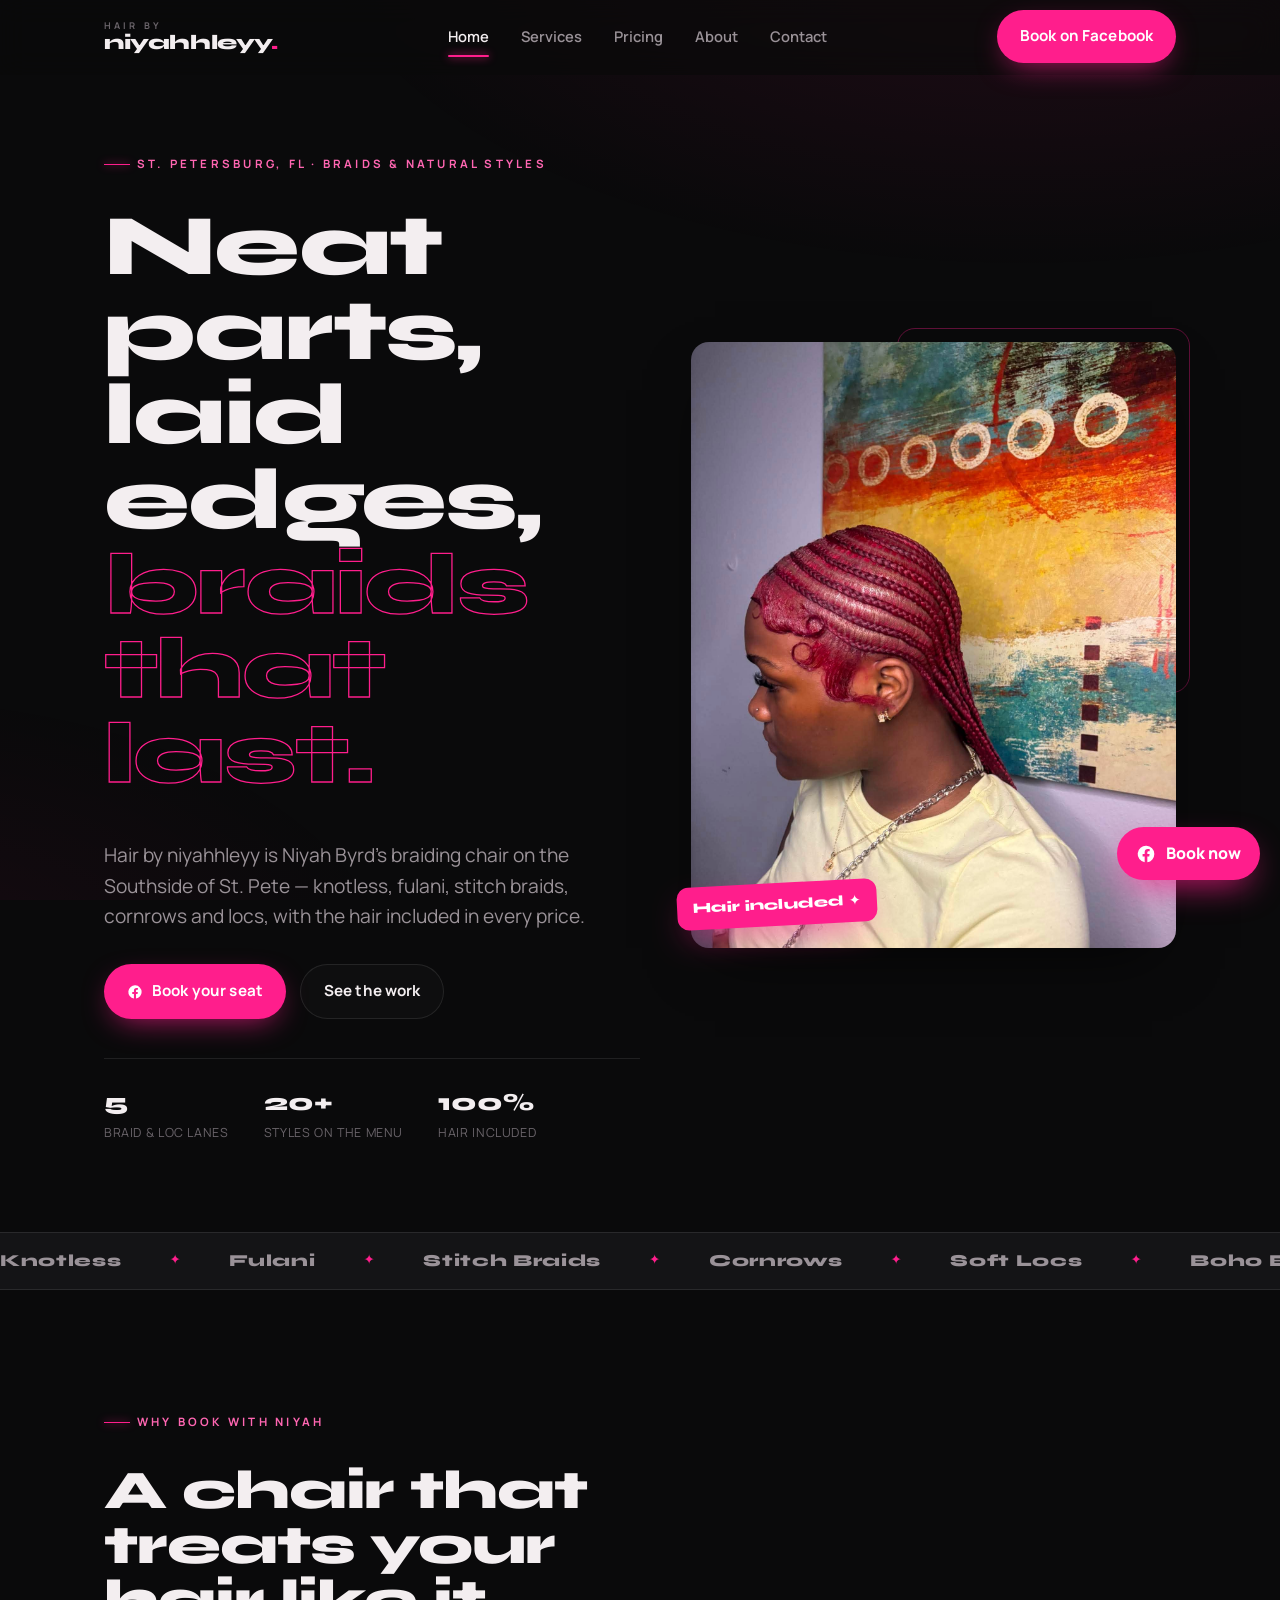
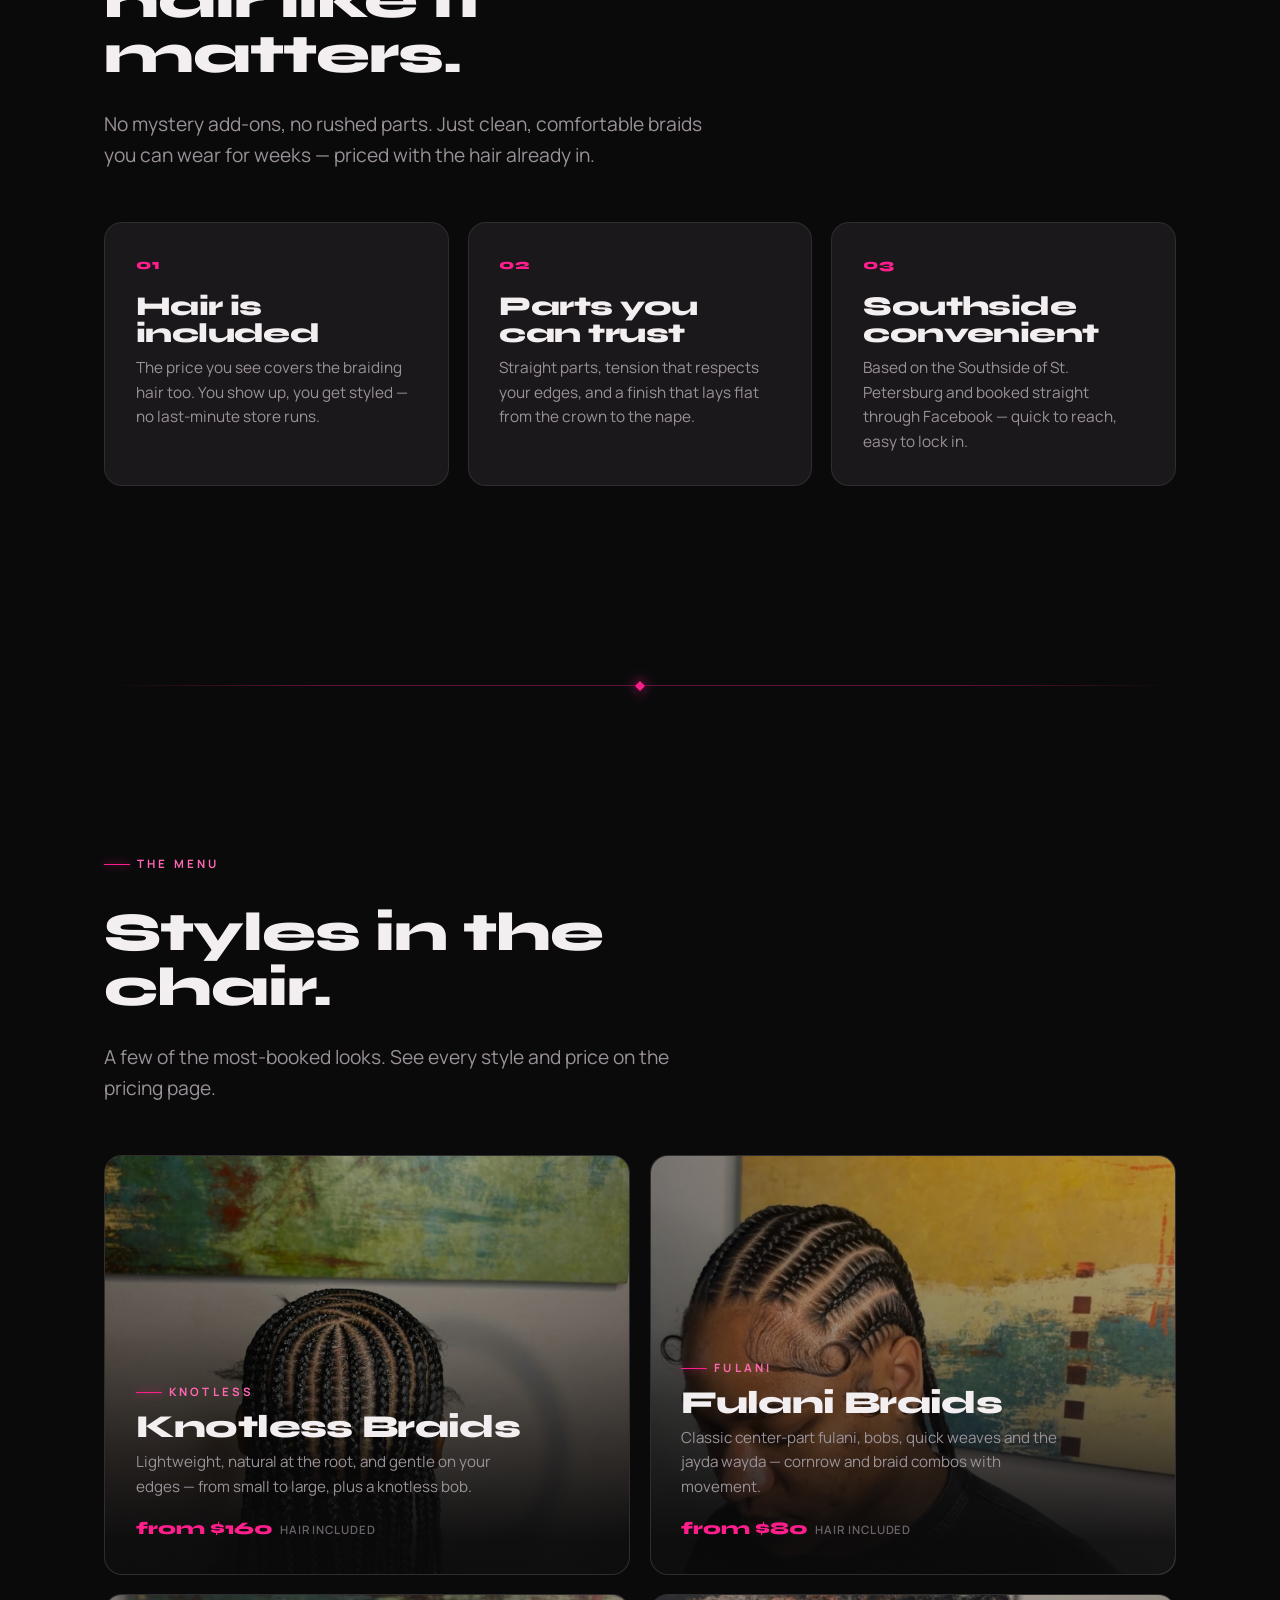
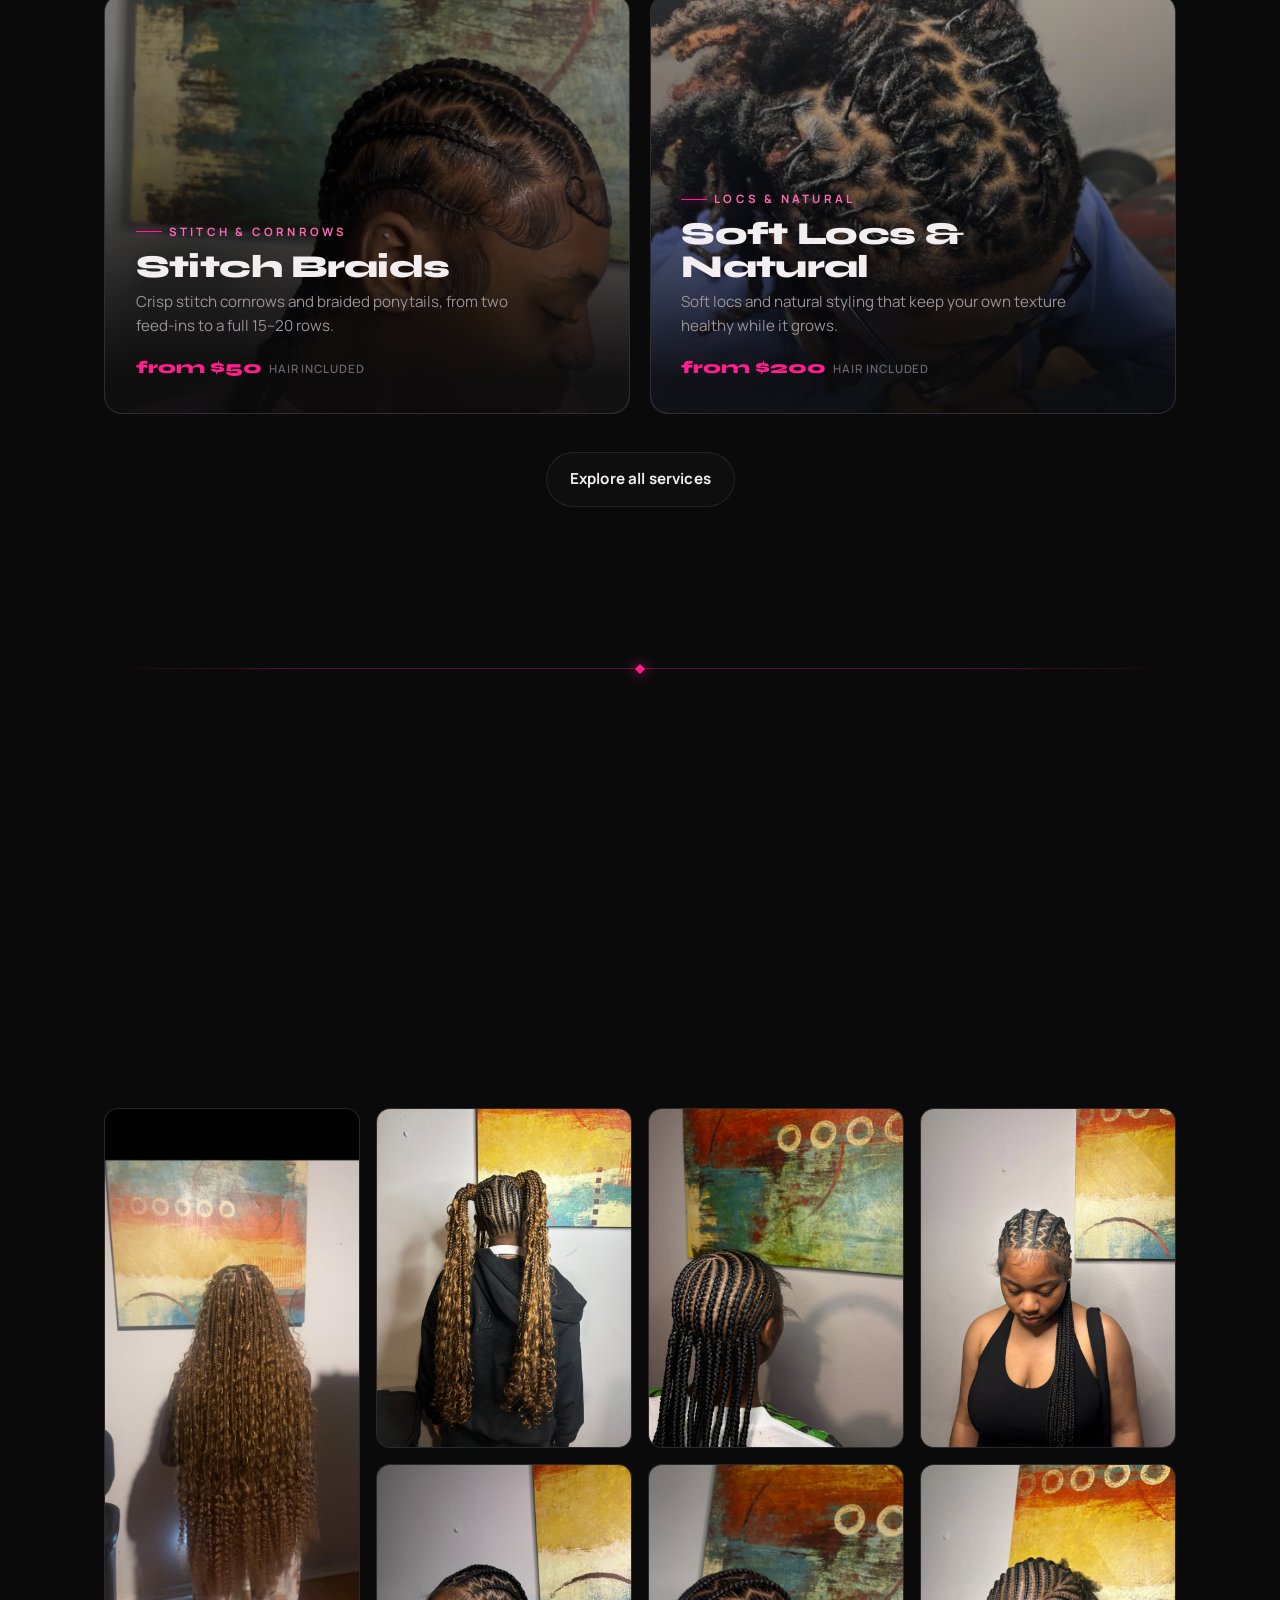
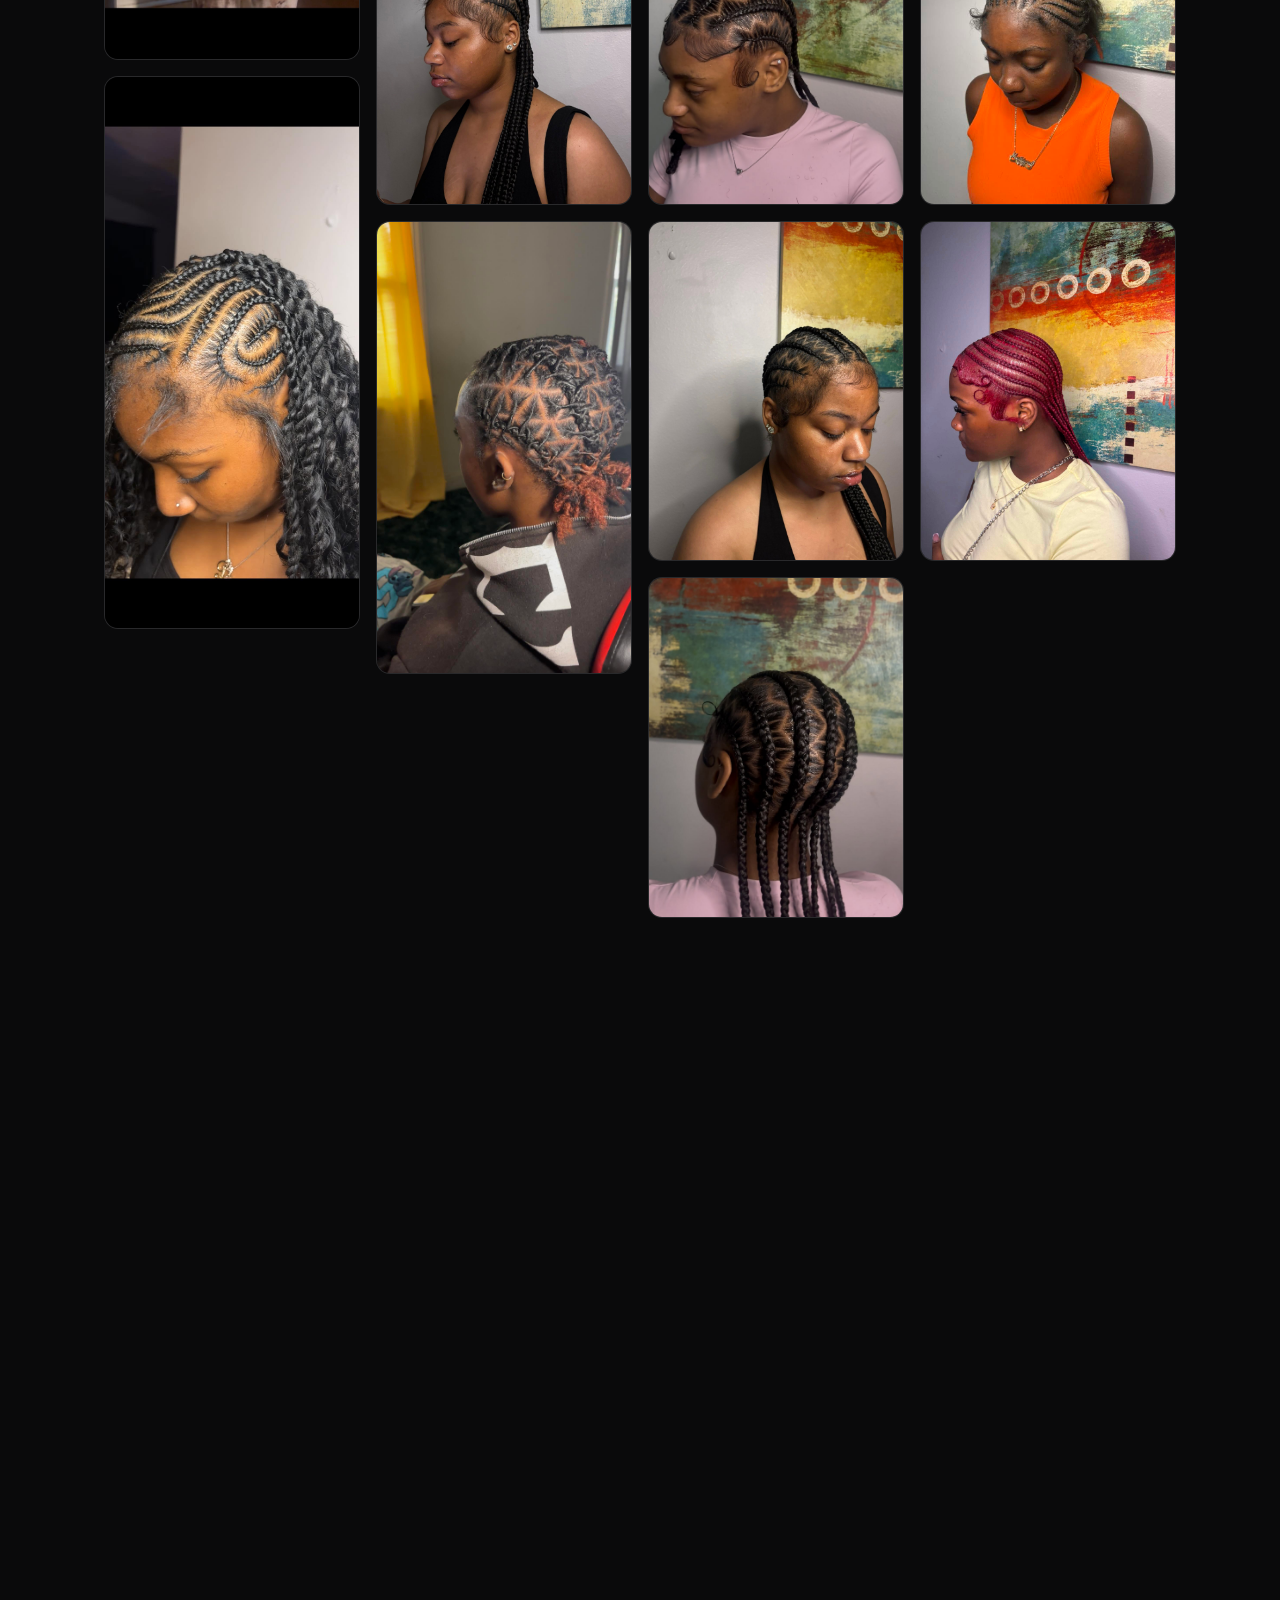
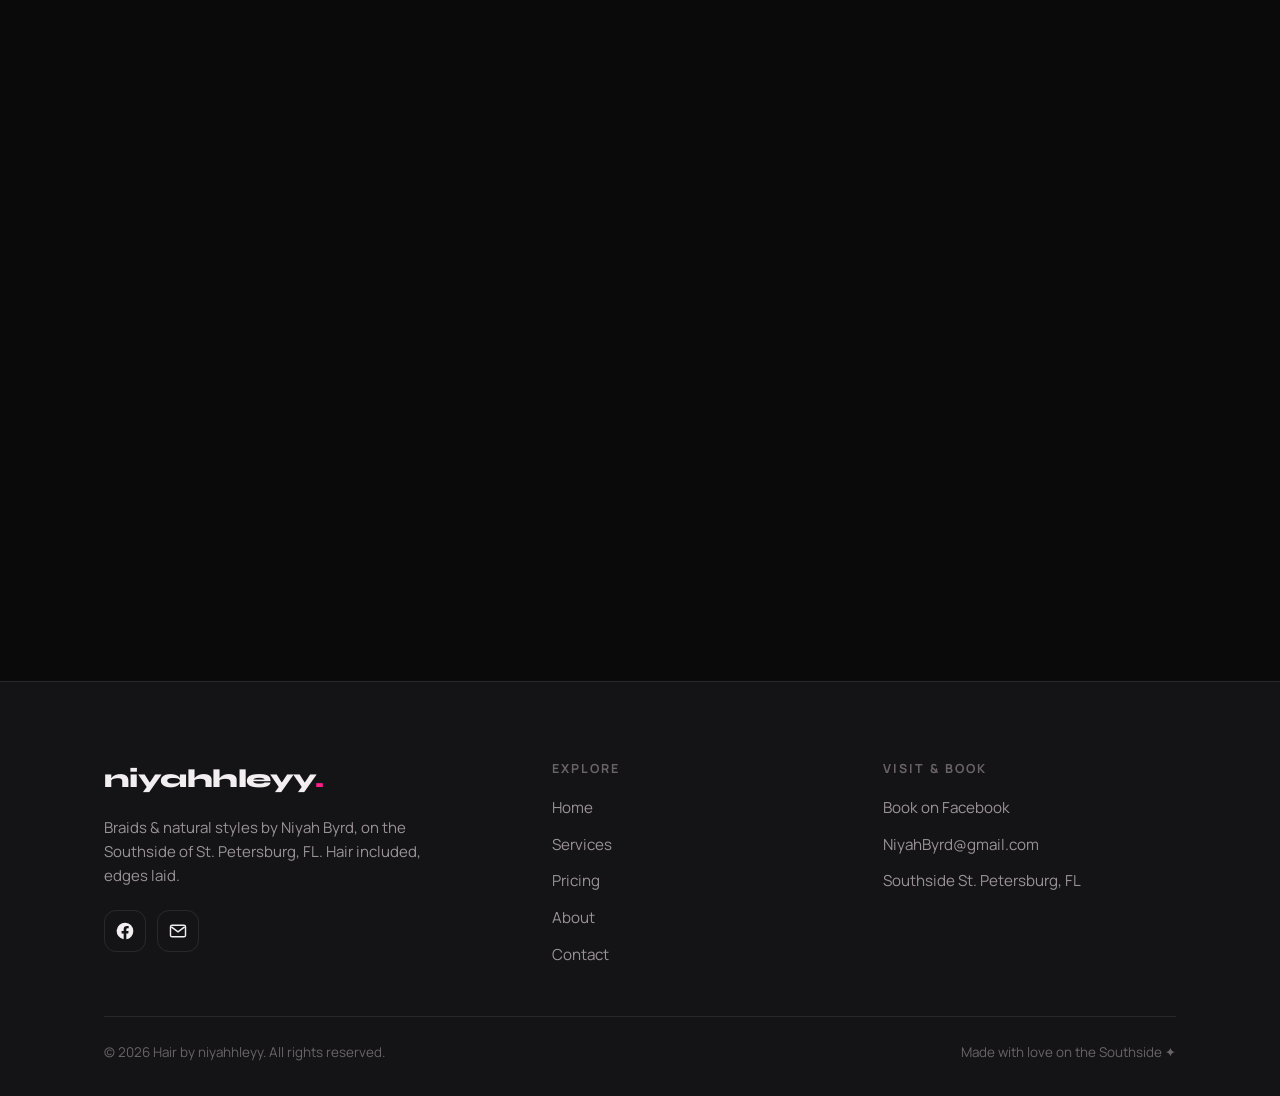
<file: index.html>
<!DOCTYPE html>
<html lang="en">
<head>
  <meta charset="UTF-8" />
  <meta name="viewport" content="width=device-width, initial-scale=1.0" />
  <title>Hair by niyahhleyy — Braids & Natural Styles in St. Petersburg, FL</title>
  <meta name="description" content="Hair by niyahhleyy is Niyah Byrd's braiding studio on the Southside of St. Petersburg, FL. Knotless braids, fulani, stitch braids, cornrows and locs — hair included in every price. Book on Facebook." />
  <meta name="keywords" content="braids St Petersburg FL, knotless braids, fulani braids, stitch braids, cornrows, soft locs, hair braider St Pete, Hair by niyahhleyy, Niyah Byrd" />
  <meta property="og:title" content="Hair by niyahhleyy — Braids & Natural Styles" />
  <meta property="og:description" content="Knotless, fulani, stitch braids, cornrows and locs on the Southside of St. Pete. Hair included. Book on Facebook." />
  <meta property="og:type" content="website" />
  <meta property="og:image" content="images/portfolio-01.jpg" />
  <link rel="preconnect" href="https://fonts.googleapis.com" />
  <link rel="preconnect" href="https://fonts.gstatic.com" crossorigin />
  <link href="https://fonts.googleapis.com/css2?family=Syne:wght@600;700;800&family=Manrope:wght@400;500;600;700;800&display=swap" rel="stylesheet" />
  <link rel="stylesheet" href="css/style.css" />
</head>
<body>

  <!-- loader -->
  <div class="loader" aria-hidden="true">
    <div class="loader__mark">
      <span class="brand__name">niyahhleyy<span class="dot">.</span></span>
      <div class="loader__bar"><i></i></div>
    </div>
  </div>

  <!-- ============ NAV ============ -->
  <header class="nav">
    <div class="wrap nav__inner">
      <a class="brand" href="index.html" aria-label="Hair by niyahhleyy — home">
        <span class="brand__kicker">Hair by</span>
        <span class="brand__name">niyahhleyy<span class="dot">.</span></span>
      </a>
      <nav class="nav__links" aria-label="Primary">
        <a href="index.html" class="active">Home</a>
        <a href="services.html">Services</a>
        <a href="pricing.html">Pricing</a>
        <a href="about.html">About</a>
        <a href="contact.html">Contact</a>
      </nav>
      <div class="nav__cta">
        <a class="btn btn--primary btn--desktop" href="https://www.facebook.com/niyah.byrd.2025" target="_blank" rel="noopener">Book on Facebook</a>
        <button class="nav__burger" aria-label="Menu" aria-expanded="false"><span></span></button>
      </div>
    </div>
  </header>

  <!-- ============ HERO ============ -->
  <section class="hero wrap">
    <div class="hero__grid">
      <div class="hero__copy reveal">
        <span class="eyebrow">St. Petersburg, FL · Braids &amp; Natural Styles</span>
        <h1 class="display hero__title">
          Neat parts,<br />laid edges,<br /><span class="stroke">braids that last.</span>
        </h1>
        <p class="lead">
          Hair by niyahhleyy is Niyah Byrd's braiding chair on the Southside of St. Pete —
          knotless, fulani, stitch braids, cornrows and locs, with the hair included in every price.
        </p>
        <div class="hero__cta">
          <a class="btn btn--primary" href="https://www.facebook.com/niyah.byrd.2025" target="_blank" rel="noopener">
            <svg viewBox="0 0 24 24" fill="currentColor"><path d="M22 12a10 10 0 1 0-11.6 9.9v-7H7.9V12h2.5V9.8c0-2.5 1.5-3.9 3.8-3.9 1.1 0 2.2.2 2.2.2v2.5h-1.2c-1.2 0-1.6.8-1.6 1.6V12h2.7l-.4 2.9h-2.3v7A10 10 0 0 0 22 12z"/></svg>
            Book your seat
          </a>
          <a class="btn btn--ghost" href="#work">See the work</a>
        </div>
        <div class="hero__meta">
          <div><b>5</b><span>Braid &amp; loc lanes</span></div>
          <div><b>20+</b><span>Styles on the menu</span></div>
          <div><b>100%</b><span>Hair included</span></div>
        </div>
      </div>
      <div class="hero__media reveal" data-d="1">
        <img src="images/portfolio-01.jpg" alt="Burgundy feed-in cornrows with laid baby hairs and swirled edges styled by Hair by niyahhleyy" />
        <span class="hero__badge">Hair included ✦</span>
      </div>
    </div>
  </section>

  <!-- marquee -->
  <div class="marquee" aria-hidden="true">
    <div class="marquee__track">
      <span>Knotless</span><span>Fulani</span><span>Stitch Braids</span><span>Cornrows</span><span>Soft Locs</span><span>Boho Braids</span>
      <span>Knotless</span><span>Fulani</span><span>Stitch Braids</span><span>Cornrows</span><span>Soft Locs</span><span>Boho Braids</span>
    </div>
  </div>

  <!-- ============ INTRO / WHY ============ -->
  <section class="section wrap">
    <div class="shead reveal">
      <span class="eyebrow">Why book with niyah</span>
      <h2 class="h2">A chair that treats your hair like it matters.</h2>
      <p class="lead">No mystery add-ons, no rushed parts. Just clean, comfortable braids you can wear for weeks — priced with the hair already in.</p>
    </div>
    <div class="grid grid--3">
      <article class="card reveal">
        <span class="card__num">01</span>
        <h3 class="h3">Hair is included</h3>
        <p>The price you see covers the braiding hair too. You show up, you get styled — no last-minute store runs.</p>
      </article>
      <article class="card reveal" data-d="1">
        <span class="card__num">02</span>
        <h3 class="h3">Parts you can trust</h3>
        <p>Straight parts, tension that respects your edges, and a finish that lays flat from the crown to the nape.</p>
      </article>
      <article class="card reveal" data-d="2">
        <span class="card__num">03</span>
        <h3 class="h3">Southside convenient</h3>
        <p>Based on the Southside of St. Petersburg and booked straight through Facebook — quick to reach, easy to lock in.</p>
      </article>
    </div>
  </section>

  <div class="wrap"><div class="partline"></div></div>

  <!-- ============ FEATURED SERVICES ============ -->
  <section class="section section--tight wrap" id="services-preview">
    <div class="shead reveal">
      <span class="eyebrow">The menu</span>
      <h2 class="h2">Styles in the chair.</h2>
      <p class="lead">A few of the most-booked looks. See every style and price on the pricing page.</p>
    </div>
    <div class="svc">
      <article class="svc__card reveal">
        <img src="images/portfolio-05.jpg" alt="Long honey-blonde knotless box braids down the back" />
        <div class="svc__body">
          <span class="eyebrow">Knotless</span>
          <h3>Knotless Braids</h3>
          <p>Lightweight, natural at the root, and gentle on your edges — from small to large, plus a knotless bob.</p>
          <span class="svc__price">from $160 <small>hair included</small></span>
        </div>
      </article>
      <article class="svc__card reveal" data-d="1">
        <img src="images/portfolio-13.jpg" alt="Feed-in stitch braids with sculpted swoop edges" />
        <div class="svc__body">
          <span class="eyebrow">Fulani</span>
          <h3>Fulani Braids</h3>
          <p>Classic center-part fulani, bobs, quick weaves and the jayda wayda — cornrow and braid combos with movement.</p>
          <span class="svc__price">from $80 <small>hair included</small></span>
        </div>
      </article>
      <article class="svc__card reveal">
        <img src="images/portfolio-06.jpg" alt="Feed-in stitch cornrows with laid baby hairs" />
        <div class="svc__body">
          <span class="eyebrow">Stitch &amp; Cornrows</span>
          <h3>Stitch Braids</h3>
          <p>Crisp stitch cornrows and braided ponytails, from two feed-ins to a full 15–20 rows.</p>
          <span class="svc__price">from $50 <small>hair included</small></span>
        </div>
      </article>
      <article class="svc__card reveal" data-d="1">
        <img src="images/portfolio-15.jpg" alt="Retwisted locs with orange tips styled into a barrel pattern" />
        <div class="svc__body">
          <span class="eyebrow">Locs &amp; Natural</span>
          <h3>Soft Locs &amp; Natural</h3>
          <p>Soft locs and natural styling that keep your own texture healthy while it grows.</p>
          <span class="svc__price">from $200 <small>hair included</small></span>
        </div>
      </article>
    </div>
    <div class="center" style="margin-top:2.4rem;">
      <a class="btn btn--ghost" href="services.html">Explore all services</a>
    </div>
  </section>

  <div class="wrap"><div class="partline"></div></div>

  <!-- ============ PORTFOLIO ============ -->
  <section class="section section--tight wrap" id="work">
    <div class="shead reveal">
      <span class="eyebrow">The work</span>
      <h2 class="h2">Recent from the chair.</h2>
      <p class="lead">Real clients, real installs. Tap through and picture your next style.</p>
    </div>
    <div class="gallery reveal">
      <figure><img src="images/portfolio-02.jpg" alt="Long honey boho knotless braids with curly ends" /><figcaption>Boho knotless</figcaption></figure>
      <figure><img src="images/portfolio-14.jpg" alt="Swirled cornrow design leading into twists" /><figcaption>Swirl cornrows into twists</figcaption></figure>
      <figure><img src="images/portfolio-03.jpg" alt="Two boho braided ponytails with loose curls" /><figcaption>Boho braided pigtails</figcaption></figure>
      <figure><img src="images/portfolio-09.jpg" alt="Feed-in braids gathered into a side ponytail" /><figcaption>Feed-in ponytail</figcaption></figure>
      <figure><img src="images/portfolio-16.jpg" alt="Retwisted locs with copper ends" /><figcaption>Loc retwist &amp; style</figcaption></figure>
      <figure><img src="images/portfolio-04.jpg" alt="Small knotless box braids, side view" /><figcaption>Knotless, small</figcaption></figure>
      <figure><img src="images/portfolio-07.jpg" alt="Natural stitch cornrows into a single braid" /><figcaption>Stitch cornrows</figcaption></figure>
      <figure><img src="images/portfolio-10.jpg" alt="Natural feed-in cornrows on short hair" /><figcaption>Natural feed-ins</figcaption></figure>
      <figure><img src="images/portfolio-08.jpg" alt="Medium knotless braids down the back" /><figcaption>Knotless, medium</figcaption></figure>
      <figure><img src="images/portfolio-11.jpg" alt="Knotless braids with a clean center dome part" /><figcaption>Clean domed parts</figcaption></figure>
      <figure><img src="images/portfolio-12.jpg" alt="Natural cornrow updo" /><figcaption>Natural updo</figcaption></figure>
      <figure><img src="images/portfolio-01.jpg" alt="Burgundy feed-in cornrows with laid edges" /><figcaption>Burgundy feed-ins</figcaption></figure>
    </div>
  </section>

  <!-- ============ TESTIMONIALS ============ -->
  <section class="section wrap">
    <div class="shead is-centered reveal">
      <span class="eyebrow is-centered">Client love</span>
      <h2 class="h2">Booked, braided, back again.</h2>
    </div>
    <div class="quotes">
      <blockquote class="quote reveal">
        <div class="stars" aria-label="5 out of 5 stars">★★★★★</div>
        <p>“My parts were so clean and she was gentle the whole time. Braids still looked fresh three weeks later.”</p>
        <cite><b>Jasmine T.</b>Knotless, medium</cite>
      </blockquote>
      <blockquote class="quote reveal" data-d="1">
        <div class="stars" aria-label="5 out of 5 stars">★★★★★</div>
        <p>“Loved that the hair was already included. No running around before my appointment — I just showed up.”</p>
        <cite><b>Deja R.</b>Fulani braids</cite>
      </blockquote>
      <blockquote class="quote reveal" data-d="2">
        <div class="stars" aria-label="5 out of 5 stars">★★★★★</div>
        <p>“Edges were laid, stitch rows were crisp, and booking on Facebook took two minutes. My new go-to on the Southside.”</p>
        <cite><b>Brianna M.</b>Stitch braids</cite>
      </blockquote>
    </div>
  </section>

  <!-- ============ CTA BAND ============ -->
  <section class="cta-band section--tight wrap">
    <div class="cta-band__inner reveal">
      <span class="eyebrow is-centered">Ready when you are</span>
      <h2 class="h2">Let's get you booked.</h2>
      <p>Message the studio on Facebook to check dates and lock in your style. Hair's already included — just bring yourself.</p>
      <a class="btn btn--primary" href="https://www.facebook.com/niyah.byrd.2025" target="_blank" rel="noopener">Book on Facebook</a>
      <a class="btn btn--ghost" href="pricing.html">View pricing</a>
    </div>
  </section>

  <!-- ============ FOOTER ============ -->
  <footer class="footer">
    <div class="wrap">
      <div class="footer__grid">
        <div class="footer__brand">
          <span class="brand__name">niyahhleyy<span class="dot">.</span></span>
          <p>Braids &amp; natural styles by Niyah Byrd, on the Southside of St. Petersburg, FL. Hair included, edges laid.</p>
          <div class="socials">
            <a href="https://www.facebook.com/niyah.byrd.2025" target="_blank" rel="noopener" aria-label="Facebook">
              <svg viewBox="0 0 24 24" fill="currentColor"><path d="M22 12a10 10 0 1 0-11.6 9.9v-7H7.9V12h2.5V9.8c0-2.5 1.5-3.9 3.8-3.9 1.1 0 2.2.2 2.2.2v2.5h-1.2c-1.2 0-1.6.8-1.6 1.6V12h2.7l-.4 2.9h-2.3v7A10 10 0 0 0 22 12z"/></svg>
            </a>
            <a href="mailto:NiyahByrd@gmail.com" aria-label="Email">
              <svg viewBox="0 0 24 24" fill="none" stroke="currentColor" stroke-width="1.7"><rect x="3" y="5" width="18" height="14" rx="2"/><path d="m4 7 8 6 8-6"/></svg>
            </a>
          </div>
        </div>
        <div>
          <h5>Explore</h5>
          <ul>
            <li><a href="index.html">Home</a></li>
            <li><a href="services.html">Services</a></li>
            <li><a href="pricing.html">Pricing</a></li>
            <li><a href="about.html">About</a></li>
            <li><a href="contact.html">Contact</a></li>
          </ul>
        </div>
        <div>
          <h5>Visit &amp; book</h5>
          <ul>
            <li><a href="https://www.facebook.com/niyah.byrd.2025" target="_blank" rel="noopener">Book on Facebook</a></li>
            <li><a href="mailto:NiyahByrd@gmail.com">NiyahByrd@gmail.com</a></li>
            <li><a href="https://maps.google.com/?q=St.+Petersburg,+FL" target="_blank" rel="noopener">Southside St. Petersburg, FL</a></li>
          </ul>
        </div>
      </div>
      <div class="footer__base">
        <span>© <span id="year">2026</span> Hair by niyahhleyy. All rights reserved.</span>
        <span>Made with love on the Southside ✦</span>
      </div>
    </div>
  </footer>

  <!-- floating book + back to top -->
  <a class="fab" href="https://www.facebook.com/niyah.byrd.2025" target="_blank" rel="noopener">
    <svg viewBox="0 0 24 24" fill="currentColor"><path d="M22 12a10 10 0 1 0-11.6 9.9v-7H7.9V12h2.5V9.8c0-2.5 1.5-3.9 3.8-3.9 1.1 0 2.2.2 2.2.2v2.5h-1.2c-1.2 0-1.6.8-1.6 1.6V12h2.7l-.4 2.9h-2.3v7A10 10 0 0 0 22 12z"/></svg>
    <span>Book now</span>
  </a>
  <button class="totop" aria-label="Back to top">
    <svg viewBox="0 0 24 24" fill="none" stroke="currentColor" stroke-width="2"><path d="m6 15 6-6 6 6"/></svg>
  </button>

  <script src="js/script.js"></script>
</body>
</html>
</file>
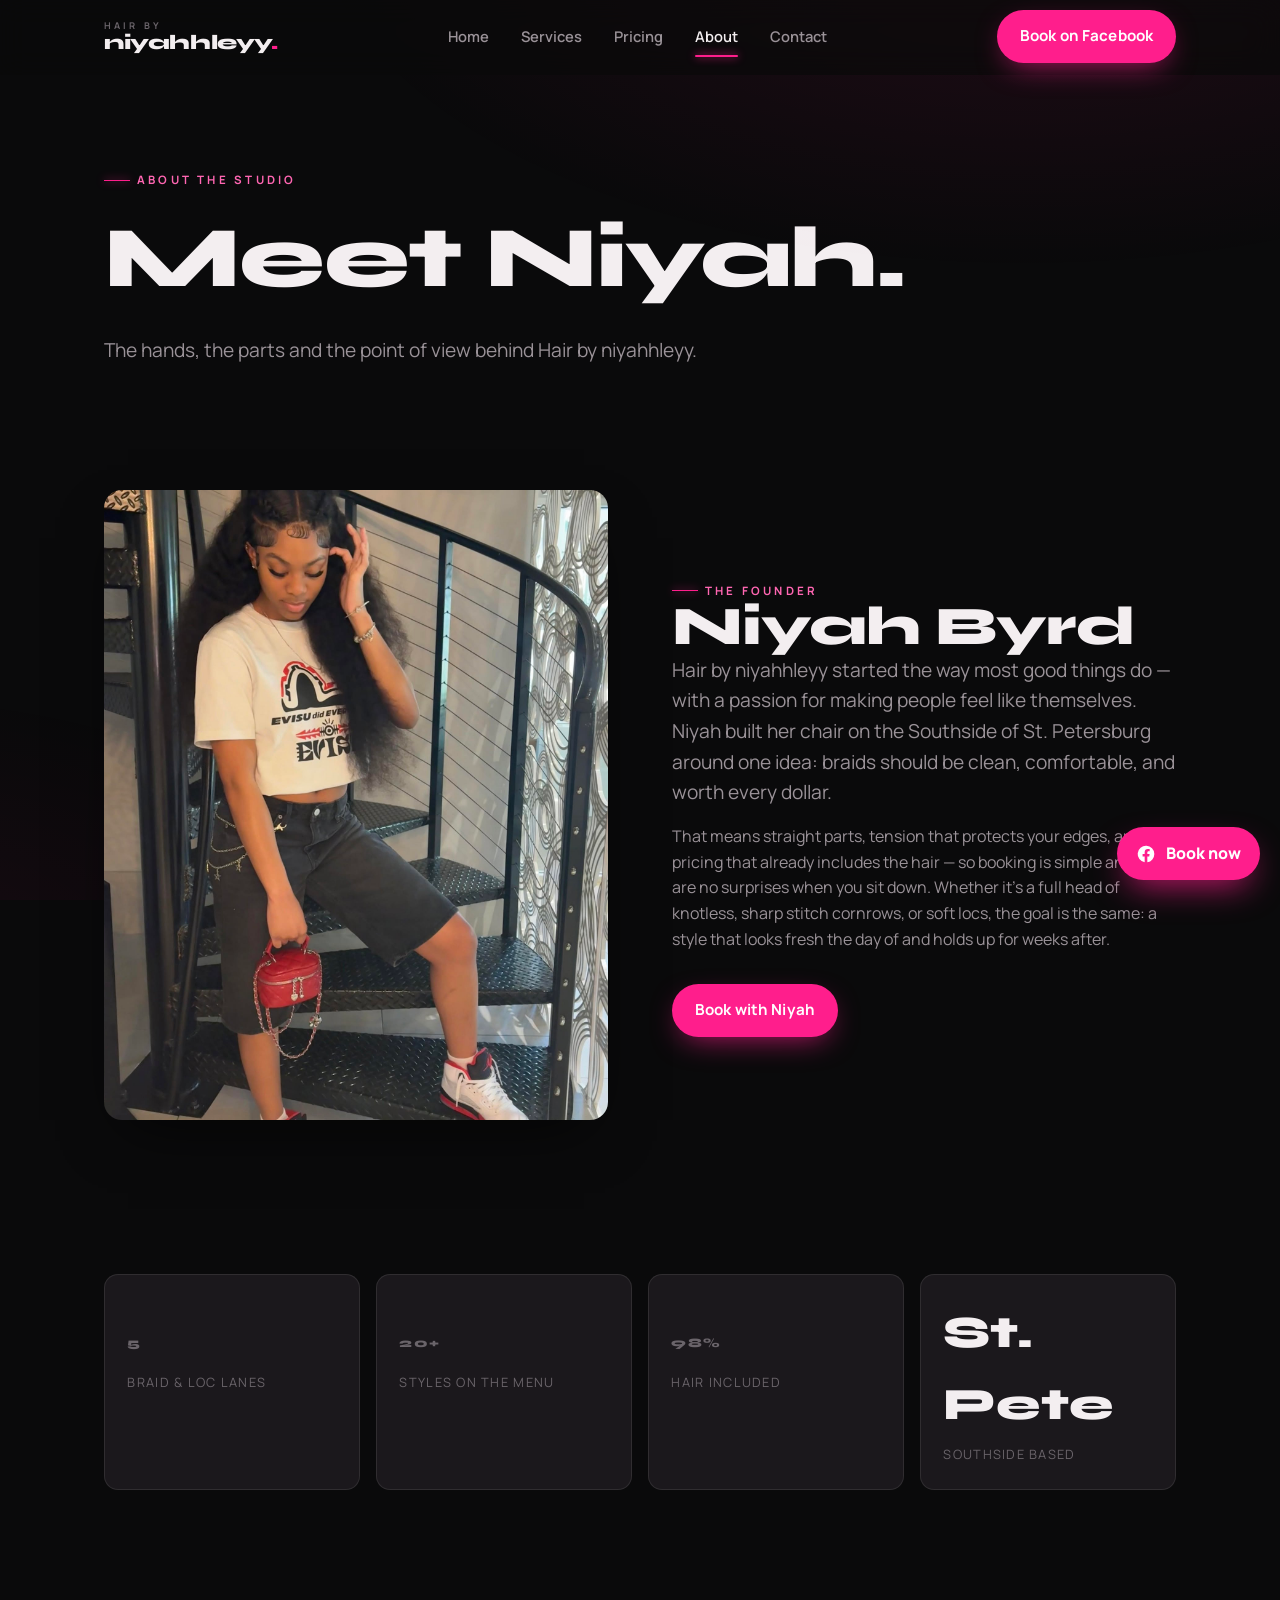
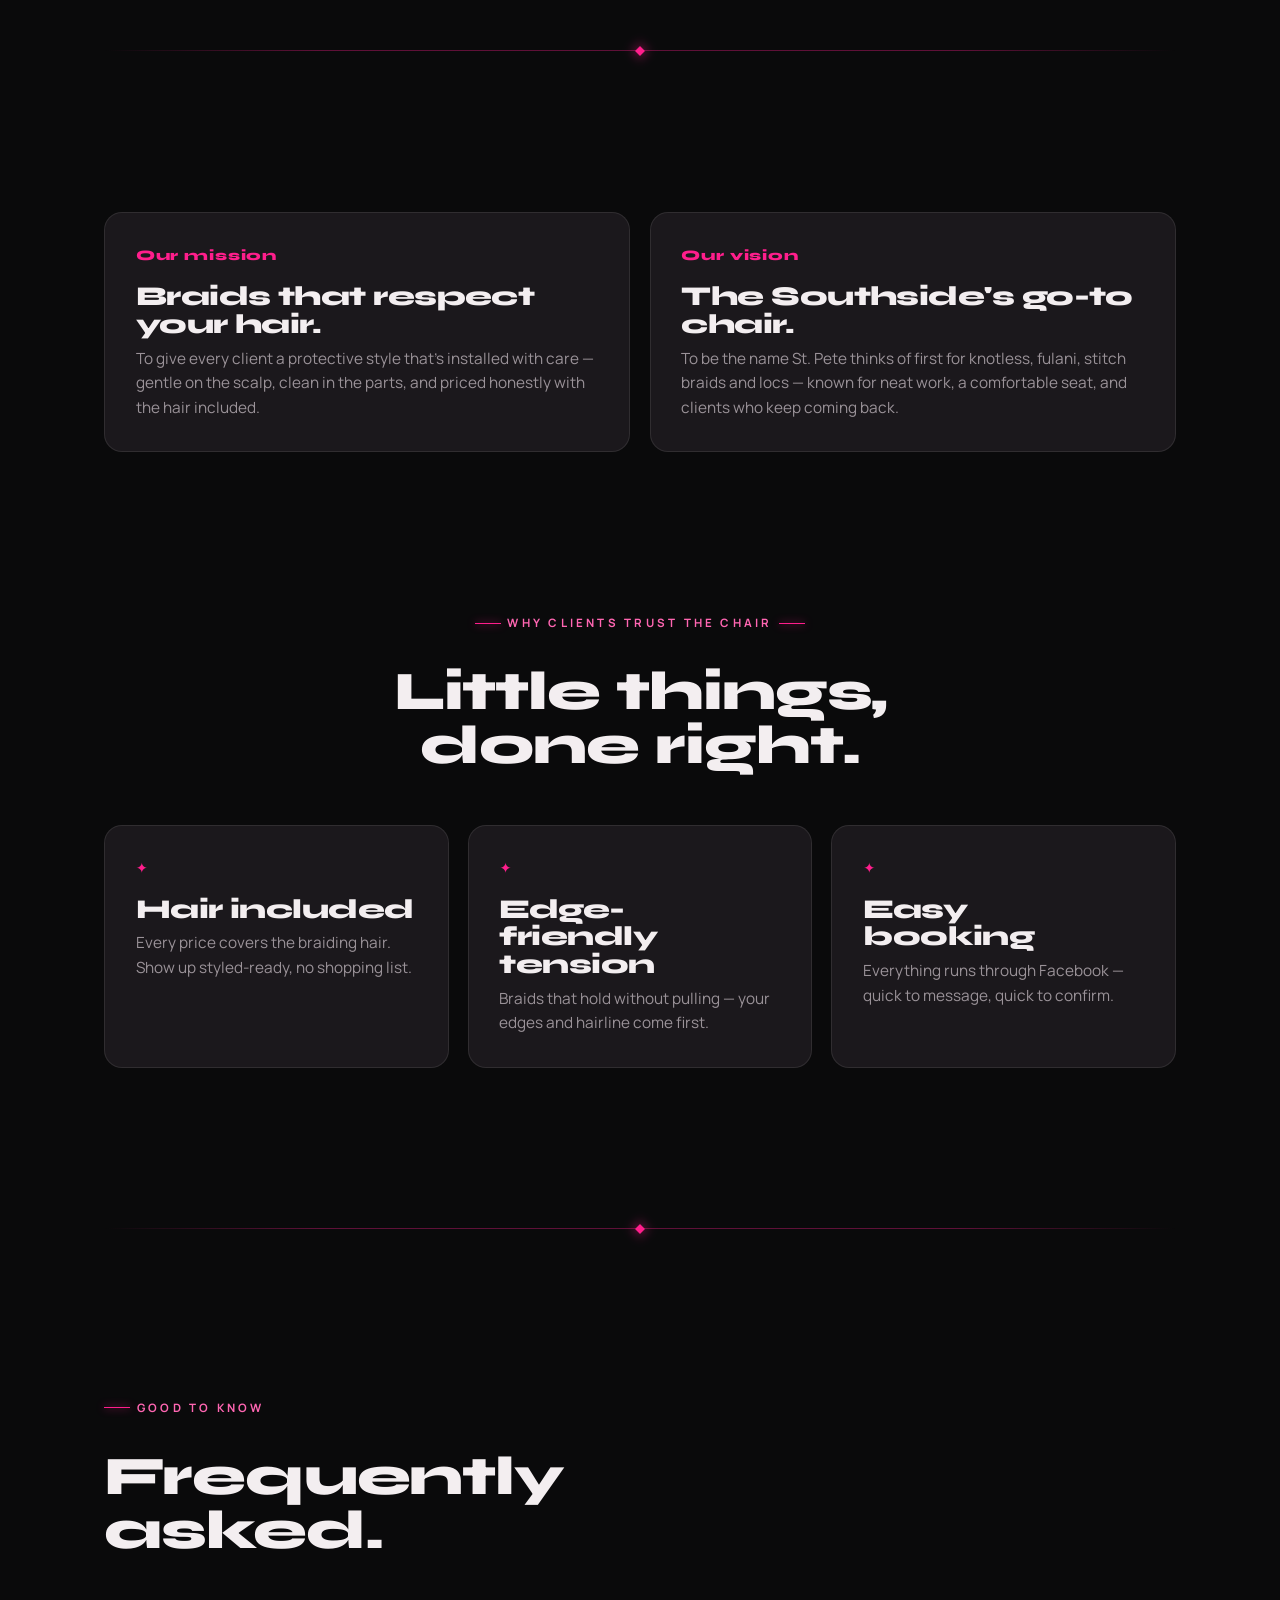
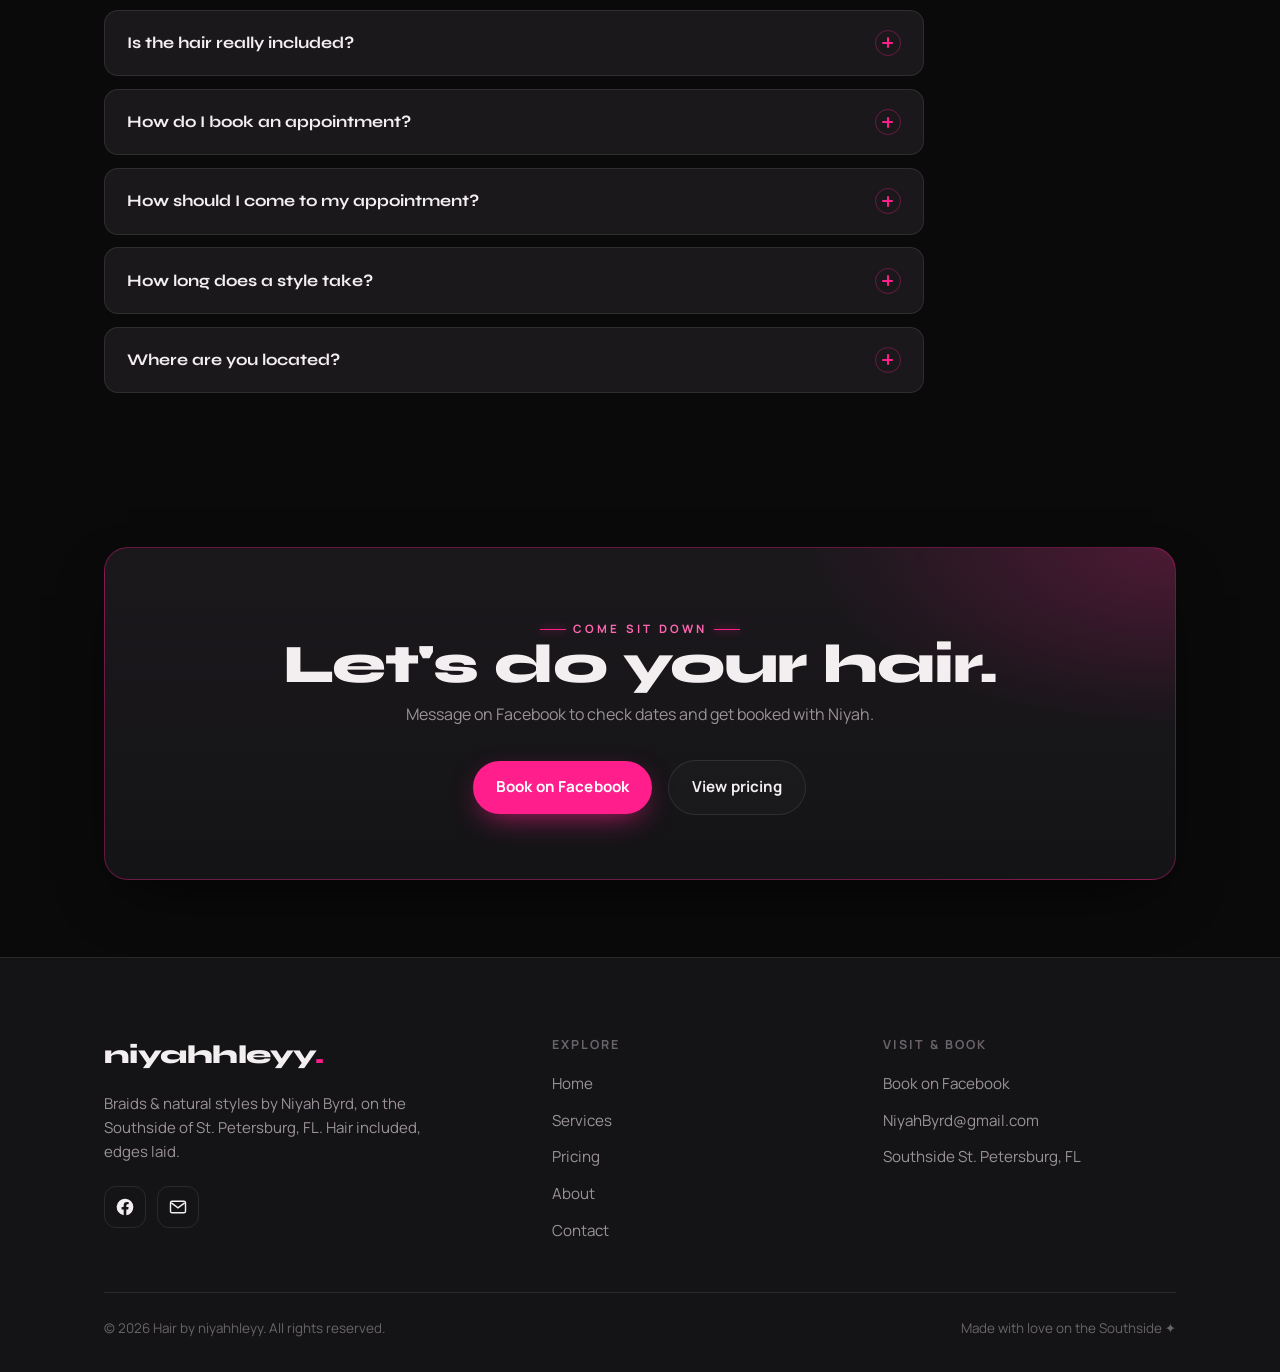
<file: about.html>
<!DOCTYPE html>
<html lang="en">
<head>
  <meta charset="UTF-8" />
  <meta name="viewport" content="width=device-width, initial-scale=1.0" />
  <title>About Niyah Byrd — The Studio | Hair by niyahhleyy</title>
  <meta name="description" content="Meet Niyah Byrd, the braider behind Hair by niyahhleyy in St. Petersburg, FL. Our story, mission and the little details that make braids sit right — with the hair included." />
  <meta name="keywords" content="Niyah Byrd braider, Hair by niyahhleyy about, St Petersburg braider, braiding studio Southside" />
  <meta property="og:title" content="About — Hair by niyahhleyy" />
  <meta property="og:description" content="Meet Niyah Byrd, the braider behind Hair by niyahhleyy in St. Petersburg, FL." />
  <meta property="og:image" content="images/niyah-byrd.jpg" />
  <link rel="preconnect" href="https://fonts.googleapis.com" />
  <link rel="preconnect" href="https://fonts.gstatic.com" crossorigin />
  <link href="https://fonts.googleapis.com/css2?family=Syne:wght@600;700;800&family=Manrope:wght@400;500;600;700;800&display=swap" rel="stylesheet" />
  <link rel="stylesheet" href="css/style.css" />
</head>
<body>
  <div class="loader" aria-hidden="true"><div class="loader__mark"><span class="brand__name">niyahhleyy<span class="dot">.</span></span><div class="loader__bar"><i></i></div></div></div>

  <header class="nav">
    <div class="wrap nav__inner">
      <a class="brand" href="index.html" aria-label="Hair by niyahhleyy — home">
        <span class="brand__kicker">Hair by</span>
        <span class="brand__name">niyahhleyy<span class="dot">.</span></span>
      </a>
      <nav class="nav__links" aria-label="Primary">
        <a href="index.html">Home</a>
        <a href="services.html">Services</a>
        <a href="pricing.html">Pricing</a>
        <a href="about.html" class="active">About</a>
        <a href="contact.html">Contact</a>
      </nav>
      <div class="nav__cta">
        <a class="btn btn--primary btn--desktop" href="https://www.facebook.com/niyah.byrd.2025" target="_blank" rel="noopener">Book on Facebook</a>
        <button class="nav__burger" aria-label="Menu" aria-expanded="false"><span></span></button>
      </div>
    </div>
  </header>

  <section class="pagehead wrap">
    <div class="reveal">
      <span class="eyebrow">About the studio</span>
      <h1 class="display">Meet Niyah.</h1>
      <p class="lead">The hands, the parts and the point of view behind Hair by niyahhleyy.</p>
    </div>
  </section>

  <!-- story split -->
  <section class="section section--tight wrap">
    <div class="split">
      <div class="split__media reveal">
        <img src="images/niyah-byrd.jpg" alt="Niyah Byrd, founder and braider of Hair by niyahhleyy" />
      </div>
      <div class="reveal" data-d="1">
        <span class="eyebrow">The founder</span>
        <h2 class="h2">Niyah Byrd</h2>
        <p class="lead">Hair by niyahhleyy started the way most good things do — with a passion for making people feel like themselves. Niyah built her chair on the Southside of St. Petersburg around one idea: braids should be clean, comfortable, and worth every dollar.</p>
        <p style="color:var(--muted); margin-top:1rem;">That means straight parts, tension that protects your edges, and pricing that already includes the hair — so booking is simple and there are no surprises when you sit down. Whether it's a full head of knotless, sharp stitch cornrows, or soft locs, the goal is the same: a style that looks fresh the day of and holds up for weeks after.</p>
        <div class="hero__cta">
          <a class="btn btn--primary" href="https://www.facebook.com/niyah.byrd.2025" target="_blank" rel="noopener">Book with Niyah</a>
        </div>
      </div>
    </div>
  </section>

  <!-- stats -->
  <section class="section section--tight wrap">
    <div class="stats">
      <div class="stat reveal"><b><span data-count="5">5</span></b><span>Braid &amp; loc lanes</span></div>
      <div class="stat reveal" data-d="1"><b><span data-count="20" data-suffix="+">20+</span></b><span>Styles on the menu</span></div>
      <div class="stat reveal" data-d="2"><b><span data-count="100" data-suffix="%">100%</span></b><span>Hair included</span></div>
      <div class="stat reveal" data-d="3"><b class="pink">St. Pete</b><span>Southside based</span></div>
    </div>
  </section>

  <div class="wrap"><div class="partline"></div></div>

  <!-- mission / vision -->
  <section class="section section--tight wrap">
    <div class="grid grid--2">
      <article class="card reveal">
        <span class="card__num">Our mission</span>
        <h3 class="h3">Braids that respect your hair.</h3>
        <p>To give every client a protective style that's installed with care — gentle on the scalp, clean in the parts, and priced honestly with the hair included.</p>
      </article>
      <article class="card reveal" data-d="1">
        <span class="card__num">Our vision</span>
        <h3 class="h3">The Southside's go-to chair.</h3>
        <p>To be the name St. Pete thinks of first for knotless, fulani, stitch braids and locs — known for neat work, a comfortable seat, and clients who keep coming back.</p>
      </article>
    </div>
  </section>

  <!-- trust badges -->
  <section class="section section--tight wrap">
    <div class="shead is-centered reveal">
      <span class="eyebrow is-centered">Why clients trust the chair</span>
      <h2 class="h2">Little things, done right.</h2>
    </div>
    <div class="grid grid--3">
      <article class="card reveal">
        <span class="card__num">✦</span>
        <h3 class="h3">Hair included</h3>
        <p>Every price covers the braiding hair. Show up styled-ready, no shopping list.</p>
      </article>
      <article class="card reveal" data-d="1">
        <span class="card__num">✦</span>
        <h3 class="h3">Edge-friendly tension</h3>
        <p>Braids that hold without pulling — your edges and hairline come first.</p>
      </article>
      <article class="card reveal" data-d="2">
        <span class="card__num">✦</span>
        <h3 class="h3">Easy booking</h3>
        <p>Everything runs through Facebook — quick to message, quick to confirm.</p>
      </article>
    </div>
  </section>

  <div class="wrap"><div class="partline"></div></div>

  <!-- FAQ -->
  <section class="section section--tight wrap">
    <div class="shead reveal">
      <span class="eyebrow">Good to know</span>
      <h2 class="h2">Frequently asked.</h2>
    </div>
    <div class="faq reveal">
      <div class="faq__item">
        <button class="faq__q" aria-expanded="false">Is the hair really included? <span class="ic" aria-hidden="true"></span></button>
        <div class="faq__a"><p>Yes — the braiding hair is included in every price you see. You don't need to bring or buy anything extra for your style.</p></div>
      </div>
      <div class="faq__item">
        <button class="faq__q" aria-expanded="false">How do I book an appointment? <span class="ic" aria-hidden="true"></span></button>
        <div class="faq__a"><p>All booking happens on Facebook. Message the studio with the style you want and a couple of dates that work, and we'll confirm your seat from there.</p></div>
      </div>
      <div class="faq__item">
        <button class="faq__q" aria-expanded="false">How should I come to my appointment? <span class="ic" aria-hidden="true"></span></button>
        <div class="faq__a"><p>Come with clean, blow-dried and detangled hair so we can get straight to braiding. If you're unsure how to prep for your specific style, just ask when you book.</p></div>
      </div>
      <div class="faq__item">
        <button class="faq__q" aria-expanded="false">How long does a style take? <span class="ic" aria-hidden="true"></span></button>
        <div class="faq__a"><p>It depends on the size and length — smaller braids take longer than larger ones. Small knotless, for example, is a two-day service. You'll get a time estimate when your appointment is confirmed.</p></div>
      </div>
      <div class="faq__item">
        <button class="faq__q" aria-expanded="false">Where are you located? <span class="ic" aria-hidden="true"></span></button>
        <div class="faq__a"><p>The studio is on the Southside of St. Petersburg, FL. The exact address is shared once your appointment is confirmed.</p></div>
      </div>
    </div>
  </section>

  <!-- CTA -->
  <section class="cta-band section--tight wrap">
    <div class="cta-band__inner reveal">
      <span class="eyebrow is-centered">Come sit down</span>
      <h2 class="h2">Let's do your hair.</h2>
      <p>Message on Facebook to check dates and get booked with Niyah.</p>
      <a class="btn btn--primary" href="https://www.facebook.com/niyah.byrd.2025" target="_blank" rel="noopener">Book on Facebook</a>
      <a class="btn btn--ghost" href="pricing.html">View pricing</a>
    </div>
  </section>

  <!-- FOOTER -->
  <footer class="footer">
    <div class="wrap">
      <div class="footer__grid">
        <div class="footer__brand">
          <span class="brand__name">niyahhleyy<span class="dot">.</span></span>
          <p>Braids &amp; natural styles by Niyah Byrd, on the Southside of St. Petersburg, FL. Hair included, edges laid.</p>
          <div class="socials">
            <a href="https://www.facebook.com/niyah.byrd.2025" target="_blank" rel="noopener" aria-label="Facebook"><svg viewBox="0 0 24 24" fill="currentColor"><path d="M22 12a10 10 0 1 0-11.6 9.9v-7H7.9V12h2.5V9.8c0-2.5 1.5-3.9 3.8-3.9 1.1 0 2.2.2 2.2.2v2.5h-1.2c-1.2 0-1.6.8-1.6 1.6V12h2.7l-.4 2.9h-2.3v7A10 10 0 0 0 22 12z"/></svg></a>
            <a href="mailto:NiyahByrd@gmail.com" aria-label="Email"><svg viewBox="0 0 24 24" fill="none" stroke="currentColor" stroke-width="1.7"><rect x="3" y="5" width="18" height="14" rx="2"/><path d="m4 7 8 6 8-6"/></svg></a>
          </div>
        </div>
        <div>
          <h5>Explore</h5>
          <ul><li><a href="index.html">Home</a></li><li><a href="services.html">Services</a></li><li><a href="pricing.html">Pricing</a></li><li><a href="about.html">About</a></li><li><a href="contact.html">Contact</a></li></ul>
        </div>
        <div>
          <h5>Visit &amp; book</h5>
          <ul><li><a href="https://www.facebook.com/niyah.byrd.2025" target="_blank" rel="noopener">Book on Facebook</a></li><li><a href="mailto:NiyahByrd@gmail.com">NiyahByrd@gmail.com</a></li><li><a href="https://maps.google.com/?q=St.+Petersburg,+FL" target="_blank" rel="noopener">Southside St. Petersburg, FL</a></li></ul>
        </div>
      </div>
      <div class="footer__base">
        <span>© <span id="year">2026</span> Hair by niyahhleyy. All rights reserved.</span>
        <span>Made with love on the Southside ✦</span>
      </div>
    </div>
  </footer>

  <a class="fab" href="https://www.facebook.com/niyah.byrd.2025" target="_blank" rel="noopener">
    <svg viewBox="0 0 24 24" fill="currentColor"><path d="M22 12a10 10 0 1 0-11.6 9.9v-7H7.9V12h2.5V9.8c0-2.5 1.5-3.9 3.8-3.9 1.1 0 2.2.2 2.2.2v2.5h-1.2c-1.2 0-1.6.8-1.6 1.6V12h2.7l-.4 2.9h-2.3v7A10 10 0 0 0 22 12z"/></svg>
    <span>Book now</span>
  </a>
  <button class="totop" aria-label="Back to top"><svg viewBox="0 0 24 24" fill="none" stroke="currentColor" stroke-width="2"><path d="m6 15 6-6 6 6"/></svg></button>

  <script src="js/script.js"></script>
</body>
</html>
</file>
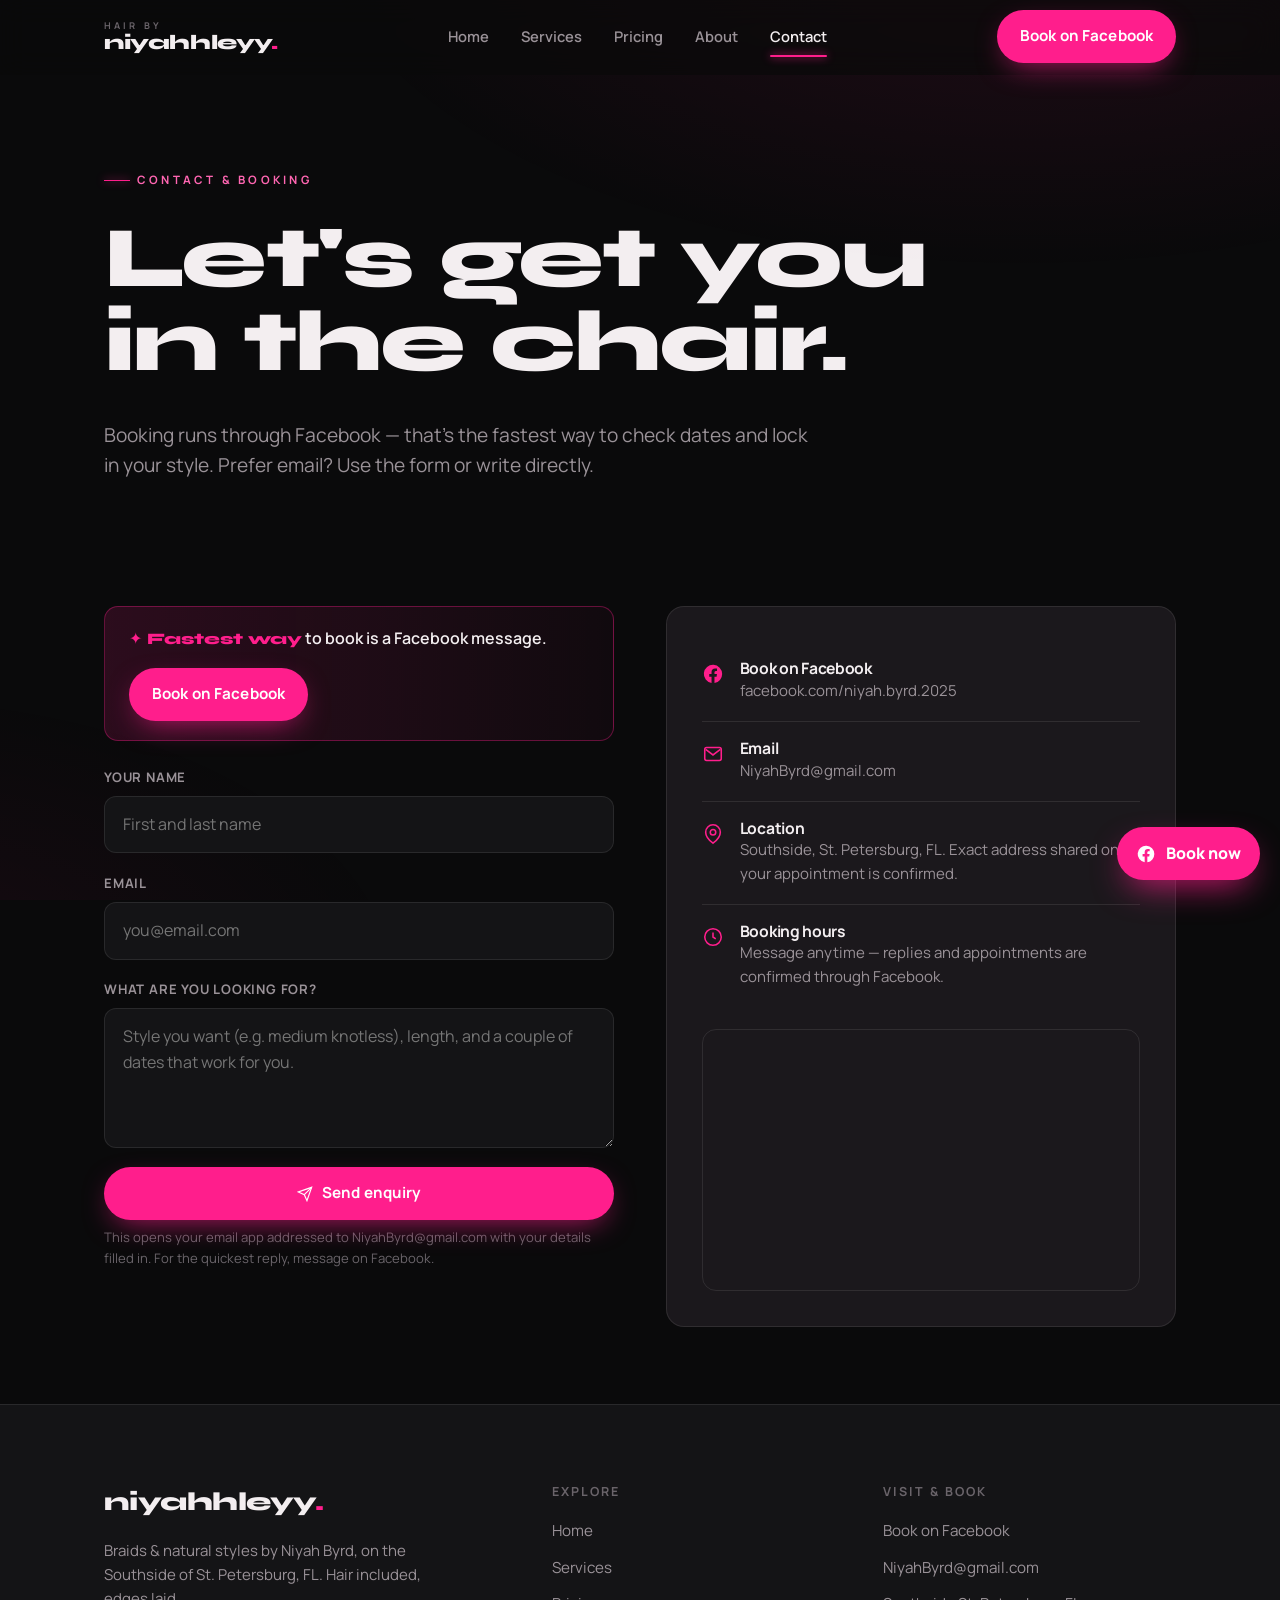
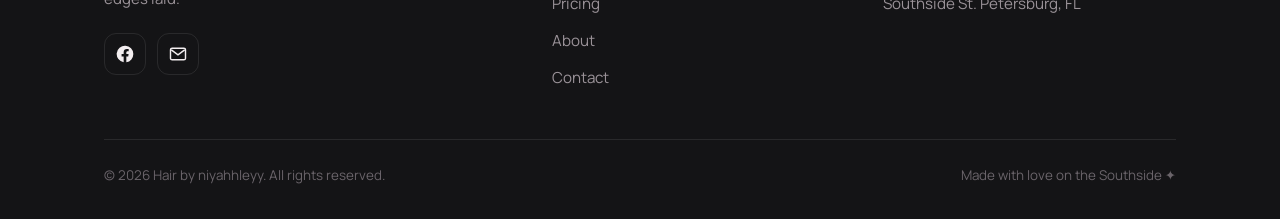
<file: contact.html>
<!DOCTYPE html>
<html lang="en">
<head>
  <meta charset="UTF-8" />
  <meta name="viewport" content="width=device-width, initial-scale=1.0" />
  <title>Contact &amp; Booking | Hair by niyahhleyy — St. Petersburg, FL</title>
  <meta name="description" content="Contact Hair by niyahhleyy in St. Petersburg, FL. Book braids on Facebook, email NiyahByrd@gmail.com, or send a message. Southside based — hair included." />
  <meta name="keywords" content="contact Hair by niyahhleyy, book braids St Petersburg, Niyah Byrd booking, Southside braider contact" />
  <meta property="og:title" content="Contact — Hair by niyahhleyy" />
  <meta property="og:description" content="Book braids on Facebook or email NiyahByrd@gmail.com. St. Petersburg, FL." />
  <meta property="og:image" content="images/portfolio-16.jpg" />
  <link rel="preconnect" href="https://fonts.googleapis.com" />
  <link rel="preconnect" href="https://fonts.gstatic.com" crossorigin />
  <link href="https://fonts.googleapis.com/css2?family=Syne:wght@600;700;800&family=Manrope:wght@400;500;600;700;800&display=swap" rel="stylesheet" />
  <link rel="stylesheet" href="css/style.css" />
</head>
<body>
  <div class="loader" aria-hidden="true"><div class="loader__mark"><span class="brand__name">niyahhleyy<span class="dot">.</span></span><div class="loader__bar"><i></i></div></div></div>

  <header class="nav">
    <div class="wrap nav__inner">
      <a class="brand" href="index.html" aria-label="Hair by niyahhleyy — home">
        <span class="brand__kicker">Hair by</span>
        <span class="brand__name">niyahhleyy<span class="dot">.</span></span>
      </a>
      <nav class="nav__links" aria-label="Primary">
        <a href="index.html">Home</a>
        <a href="services.html">Services</a>
        <a href="pricing.html">Pricing</a>
        <a href="about.html">About</a>
        <a href="contact.html" class="active">Contact</a>
      </nav>
      <div class="nav__cta">
        <a class="btn btn--primary btn--desktop" href="https://www.facebook.com/niyah.byrd.2025" target="_blank" rel="noopener">Book on Facebook</a>
        <button class="nav__burger" aria-label="Menu" aria-expanded="false"><span></span></button>
      </div>
    </div>
  </header>

  <section class="pagehead wrap">
    <div class="reveal">
      <span class="eyebrow">Contact &amp; booking</span>
      <h1 class="display">Let's get you<br />in the chair.</h1>
      <p class="lead">Booking runs through Facebook — that's the fastest way to check dates and lock in your style. Prefer email? Use the form or write directly.</p>
    </div>
  </section>

  <section class="section section--tight wrap">
    <div class="contact">
      <!-- form -->
      <div class="reveal">
        <div class="included" style="margin-bottom:1.6rem;">
          <p><span class="badge">✦ Fastest way</span> to book is a Facebook message.</p>
          <a class="btn btn--primary" href="https://www.facebook.com/niyah.byrd.2025" target="_blank" rel="noopener">Book on Facebook</a>
        </div>
        <form id="contactForm" novalidate>
          <div class="field">
            <label for="name">Your name</label>
            <input id="name" name="name" type="text" placeholder="First and last name" required />
          </div>
          <div class="field">
            <label for="email">Email</label>
            <input id="email" name="email" type="email" placeholder="you@email.com" required />
          </div>
          <div class="field">
            <label for="message">What are you looking for?</label>
            <textarea id="message" name="message" placeholder="Style you want (e.g. medium knotless), length, and a couple of dates that work for you." required></textarea>
          </div>
          <button class="btn btn--primary btn--block" type="submit">
            <svg viewBox="0 0 24 24" fill="none" stroke="currentColor" stroke-width="1.8"><path d="m22 2-7 20-4-9-9-4Z"/><path d="M22 2 11 13"/></svg>
            Send enquiry
          </button>
          <p class="form-note">This opens your email app addressed to NiyahByrd@gmail.com with your details filled in. For the quickest reply, message on Facebook.</p>
          <p class="form-note form-ok pink" style="display:none;">Your email app should be opening now — hit send and we'll be in touch.</p>
        </form>
      </div>

      <!-- info -->
      <aside class="reveal" data-d="1">
        <div class="info-card">
          <div class="info-row">
            <svg viewBox="0 0 24 24" fill="currentColor"><path d="M22 12a10 10 0 1 0-11.6 9.9v-7H7.9V12h2.5V9.8c0-2.5 1.5-3.9 3.8-3.9 1.1 0 2.2.2 2.2.2v2.5h-1.2c-1.2 0-1.6.8-1.6 1.6V12h2.7l-.4 2.9h-2.3v7A10 10 0 0 0 22 12z"/></svg>
            <div><h4>Book on Facebook</h4><a href="https://www.facebook.com/niyah.byrd.2025" target="_blank" rel="noopener">facebook.com/niyah.byrd.2025</a></div>
          </div>
          <div class="info-row">
            <svg viewBox="0 0 24 24" fill="none" stroke="currentColor" stroke-width="1.7"><rect x="3" y="5" width="18" height="14" rx="2"/><path d="m4 7 8 6 8-6"/></svg>
            <div><h4>Email</h4><a href="mailto:NiyahByrd@gmail.com">NiyahByrd@gmail.com</a></div>
          </div>
          <div class="info-row">
            <svg viewBox="0 0 24 24" fill="none" stroke="currentColor" stroke-width="1.7"><path d="M20 10c0 6-8 12-8 12s-8-6-8-12a8 8 0 0 1 16 0Z"/><circle cx="12" cy="10" r="3"/></svg>
            <div><h4>Location</h4><p>Southside, St. Petersburg, FL. Exact address shared once your appointment is confirmed.</p></div>
          </div>
          <div class="info-row">
            <svg viewBox="0 0 24 24" fill="none" stroke="currentColor" stroke-width="1.7"><circle cx="12" cy="12" r="9"/><path d="M12 7v5l3 2"/></svg>
            <div><h4>Booking hours</h4><p>Message anytime — replies and appointments are confirmed through Facebook.</p></div>
          </div>
          <div class="map">
            <iframe
              title="Map of St. Petersburg, Florida"
              src="https://www.google.com/maps?q=Southside%2C%20St.%20Petersburg%2C%20FL&output=embed"
              loading="lazy" referrerpolicy="no-referrer-when-downgrade"></iframe>
          </div>
        </div>
      </aside>
    </div>
  </section>

  <!-- FOOTER -->
  <footer class="footer">
    <div class="wrap">
      <div class="footer__grid">
        <div class="footer__brand">
          <span class="brand__name">niyahhleyy<span class="dot">.</span></span>
          <p>Braids &amp; natural styles by Niyah Byrd, on the Southside of St. Petersburg, FL. Hair included, edges laid.</p>
          <div class="socials">
            <a href="https://www.facebook.com/niyah.byrd.2025" target="_blank" rel="noopener" aria-label="Facebook"><svg viewBox="0 0 24 24" fill="currentColor"><path d="M22 12a10 10 0 1 0-11.6 9.9v-7H7.9V12h2.5V9.8c0-2.5 1.5-3.9 3.8-3.9 1.1 0 2.2.2 2.2.2v2.5h-1.2c-1.2 0-1.6.8-1.6 1.6V12h2.7l-.4 2.9h-2.3v7A10 10 0 0 0 22 12z"/></svg></a>
            <a href="mailto:NiyahByrd@gmail.com" aria-label="Email"><svg viewBox="0 0 24 24" fill="none" stroke="currentColor" stroke-width="1.7"><rect x="3" y="5" width="18" height="14" rx="2"/><path d="m4 7 8 6 8-6"/></svg></a>
          </div>
        </div>
        <div>
          <h5>Explore</h5>
          <ul><li><a href="index.html">Home</a></li><li><a href="services.html">Services</a></li><li><a href="pricing.html">Pricing</a></li><li><a href="about.html">About</a></li><li><a href="contact.html">Contact</a></li></ul>
        </div>
        <div>
          <h5>Visit &amp; book</h5>
          <ul><li><a href="https://www.facebook.com/niyah.byrd.2025" target="_blank" rel="noopener">Book on Facebook</a></li><li><a href="mailto:NiyahByrd@gmail.com">NiyahByrd@gmail.com</a></li><li><a href="https://maps.google.com/?q=St.+Petersburg,+FL" target="_blank" rel="noopener">Southside St. Petersburg, FL</a></li></ul>
        </div>
      </div>
      <div class="footer__base">
        <span>© <span id="year">2026</span> Hair by niyahhleyy. All rights reserved.</span>
        <span>Made with love on the Southside ✦</span>
      </div>
    </div>
  </footer>

  <a class="fab" href="https://www.facebook.com/niyah.byrd.2025" target="_blank" rel="noopener">
    <svg viewBox="0 0 24 24" fill="currentColor"><path d="M22 12a10 10 0 1 0-11.6 9.9v-7H7.9V12h2.5V9.8c0-2.5 1.5-3.9 3.8-3.9 1.1 0 2.2.2 2.2.2v2.5h-1.2c-1.2 0-1.6.8-1.6 1.6V12h2.7l-.4 2.9h-2.3v7A10 10 0 0 0 22 12z"/></svg>
    <span>Book now</span>
  </a>
  <button class="totop" aria-label="Back to top"><svg viewBox="0 0 24 24" fill="none" stroke="currentColor" stroke-width="2"><path d="m6 15 6-6 6 6"/></svg></button>

  <script src="js/script.js"></script>
</body>
</html>
</file>
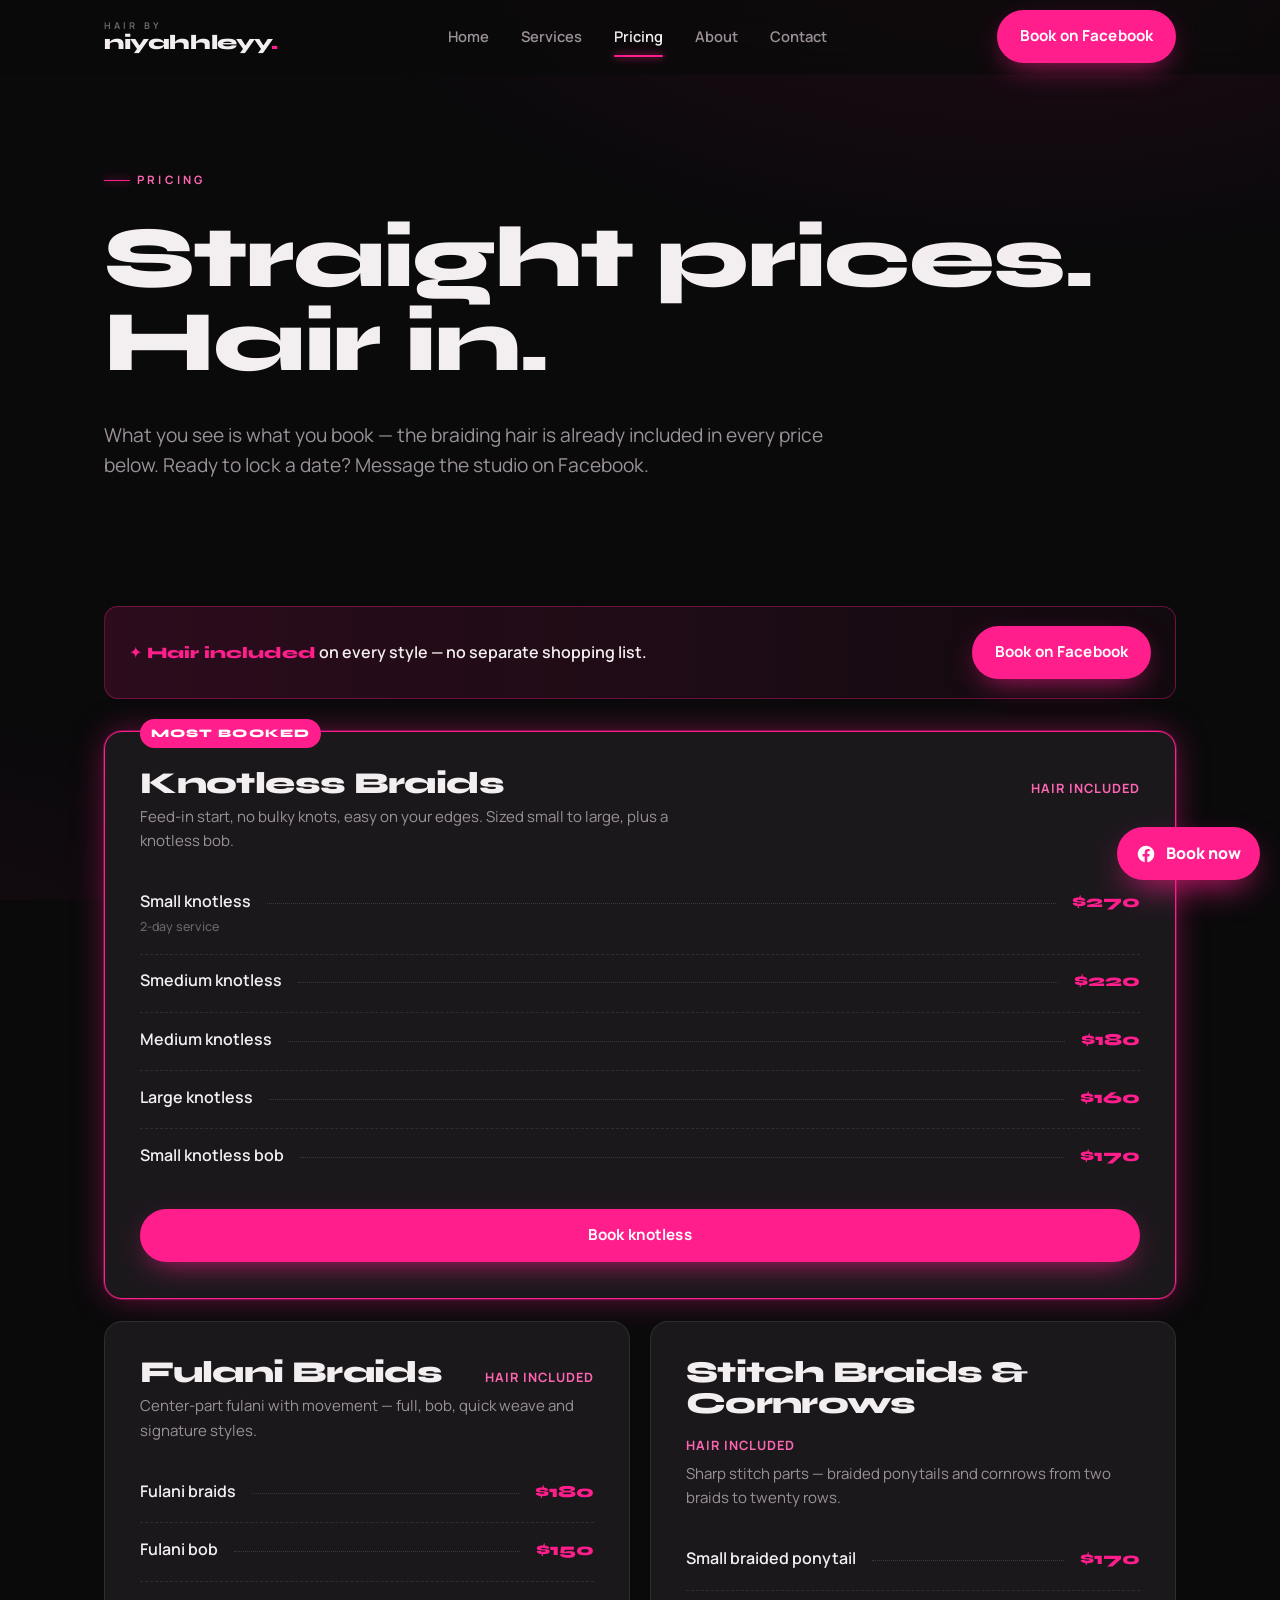
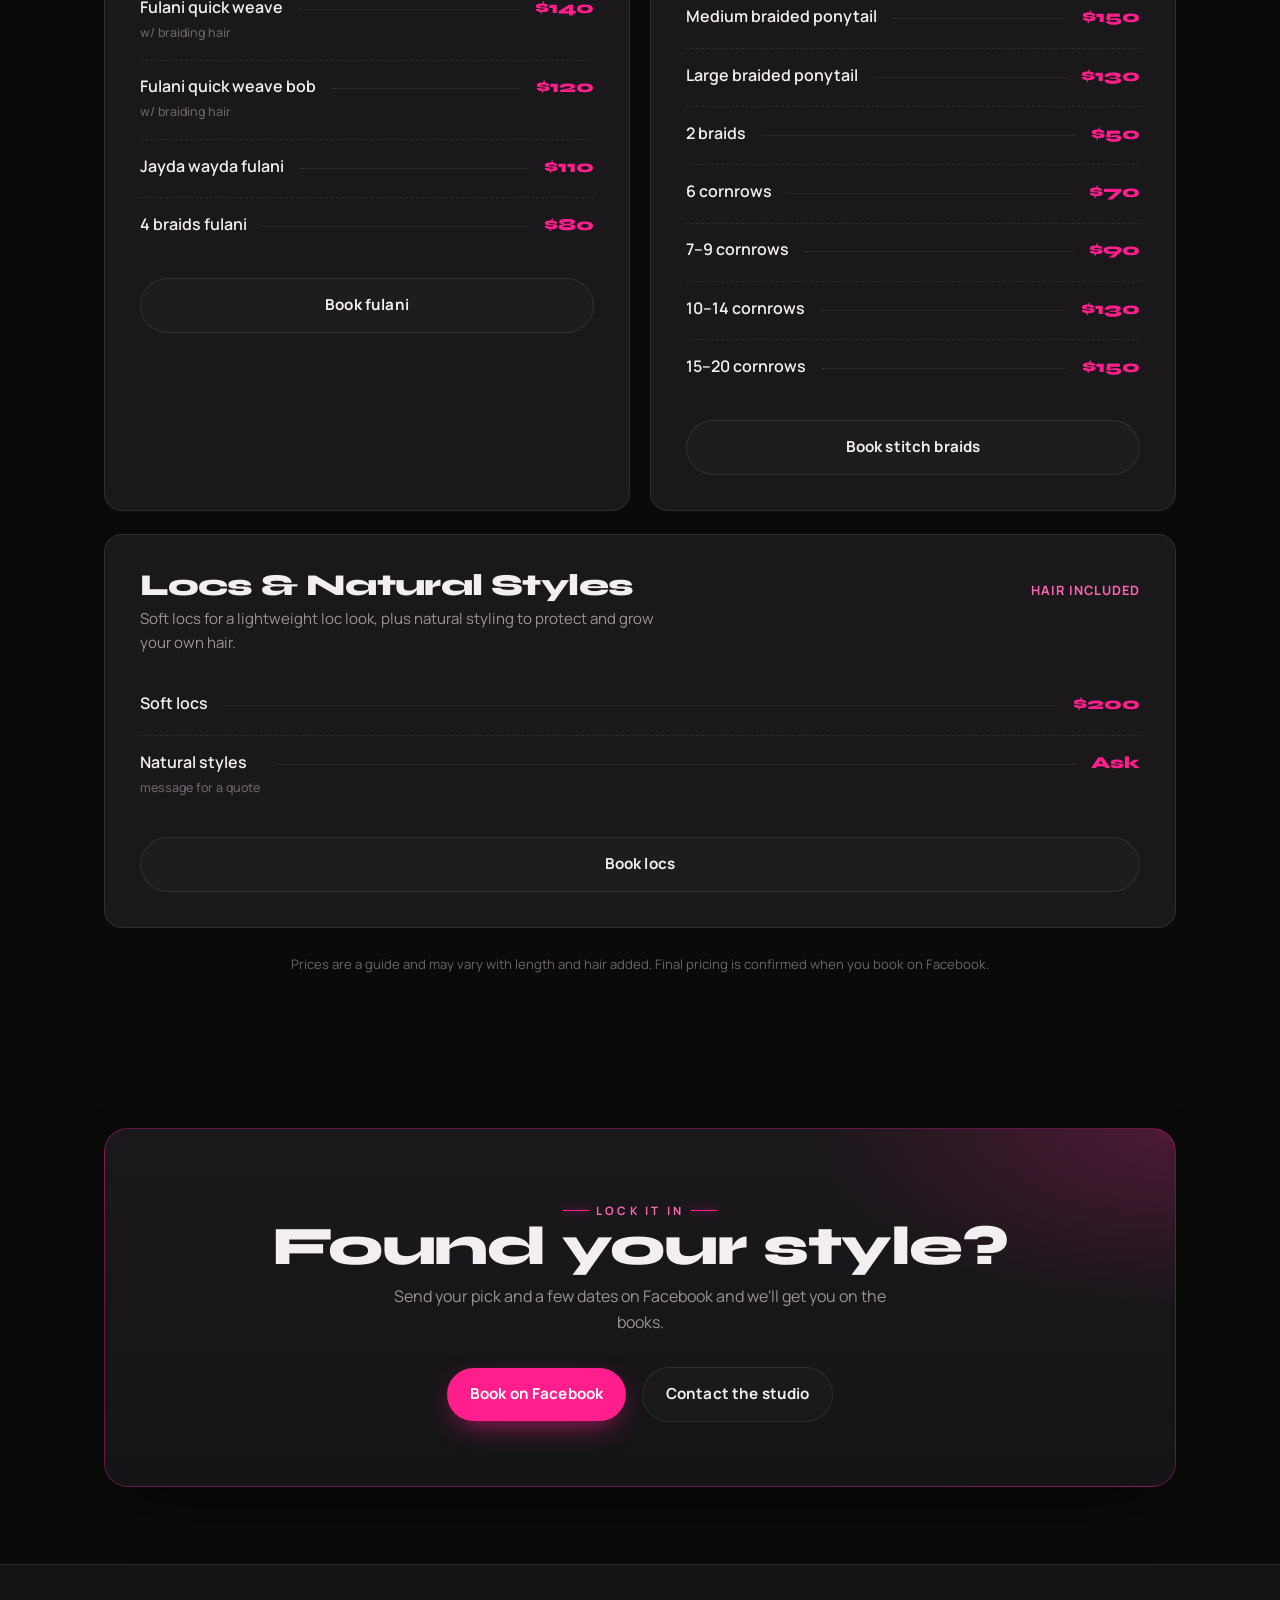
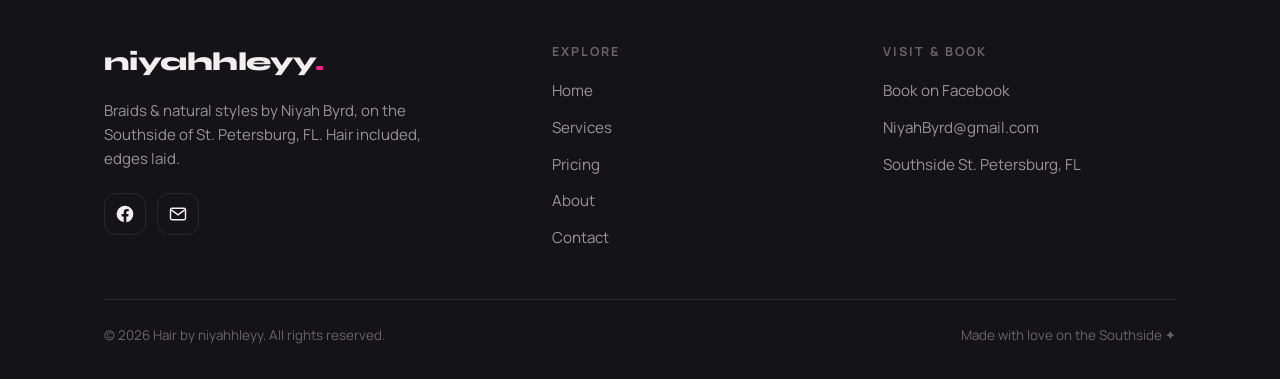
<file: pricing.html>
<!DOCTYPE html>
<html lang="en">
<head>
  <meta charset="UTF-8" />
  <meta name="viewport" content="width=device-width, initial-scale=1.0" />
  <title>Pricing — Braid Prices (Hair Included) | Hair by niyahhleyy</title>
  <meta name="description" content="Braid pricing for Hair by niyahhleyy in St. Petersburg, FL. Knotless from $160, fulani from $80, stitch braids &amp; cornrows from $50, soft locs $200 — hair included in every price." />
  <meta name="keywords" content="braid prices St Petersburg, knotless braids price, fulani braids price, cornrow prices, soft locs price, hair included" />
  <meta property="og:title" content="Pricing — Hair by niyahhleyy" />
  <meta property="og:description" content="Knotless, fulani, stitch braids, cornrows and locs. Hair included in every price." />
  <meta property="og:image" content="images/portfolio-04.jpg" />
  <link rel="preconnect" href="https://fonts.googleapis.com" />
  <link rel="preconnect" href="https://fonts.gstatic.com" crossorigin />
  <link href="https://fonts.googleapis.com/css2?family=Syne:wght@600;700;800&family=Manrope:wght@400;500;600;700;800&display=swap" rel="stylesheet" />
  <link rel="stylesheet" href="css/style.css" />
</head>
<body>
  <div class="loader" aria-hidden="true"><div class="loader__mark"><span class="brand__name">niyahhleyy<span class="dot">.</span></span><div class="loader__bar"><i></i></div></div></div>

  <header class="nav">
    <div class="wrap nav__inner">
      <a class="brand" href="index.html" aria-label="Hair by niyahhleyy — home">
        <span class="brand__kicker">Hair by</span>
        <span class="brand__name">niyahhleyy<span class="dot">.</span></span>
      </a>
      <nav class="nav__links" aria-label="Primary">
        <a href="index.html">Home</a>
        <a href="services.html">Services</a>
        <a href="pricing.html" class="active">Pricing</a>
        <a href="about.html">About</a>
        <a href="contact.html">Contact</a>
      </nav>
      <div class="nav__cta">
        <a class="btn btn--primary btn--desktop" href="https://www.facebook.com/niyah.byrd.2025" target="_blank" rel="noopener">Book on Facebook</a>
        <button class="nav__burger" aria-label="Menu" aria-expanded="false"><span></span></button>
      </div>
    </div>
  </header>

  <section class="pagehead wrap">
    <div class="reveal">
      <span class="eyebrow">Pricing</span>
      <h1 class="display">Straight prices. Hair&nbsp;in.</h1>
      <p class="lead">What you see is what you book — the braiding hair is already included in every price below. Ready to lock a date? Message the studio on Facebook.</p>
    </div>
  </section>

  <section class="section section--tight wrap">
    <div class="included reveal">
      <p><span class="badge">✦ Hair included</span> on every style — no separate shopping list.</p>
      <a class="btn btn--primary" href="https://www.facebook.com/niyah.byrd.2025" target="_blank" rel="noopener">Book on Facebook</a>
    </div>

    <div class="price-groups">

      <!-- Knotless (feature) -->
      <article class="pricecard pricecard--feature reveal">
        <span class="pricecard__tag">Most booked</span>
        <div class="pricecard__head">
          <h3>Knotless Braids</h3>
          <span class="pricecard__note">Hair included</span>
        </div>
        <p>Feed-in start, no bulky knots, easy on your edges. Sized small to large, plus a knotless bob.</p>
        <ul class="rows">
          <li><span class="name">Small knotless <small>2-day service</small></span><span class="dots"></span><span class="amt">$270</span></li>
          <li><span class="name">Smedium knotless</span><span class="dots"></span><span class="amt">$220</span></li>
          <li><span class="name">Medium knotless</span><span class="dots"></span><span class="amt">$180</span></li>
          <li><span class="name">Large knotless</span><span class="dots"></span><span class="amt">$160</span></li>
          <li><span class="name">Small knotless bob</span><span class="dots"></span><span class="amt">$170</span></li>
        </ul>
        <a class="btn btn--primary btn--block" href="https://www.facebook.com/niyah.byrd.2025" target="_blank" rel="noopener">Book knotless</a>
      </article>

      <div class="grid grid--2">
        <!-- Fulani -->
        <article class="pricecard reveal">
          <div class="pricecard__head">
            <h3>Fulani Braids</h3>
            <span class="pricecard__note">Hair included</span>
          </div>
          <p>Center-part fulani with movement — full, bob, quick weave and signature styles.</p>
          <ul class="rows">
            <li><span class="name">Fulani braids</span><span class="dots"></span><span class="amt">$180</span></li>
            <li><span class="name">Fulani bob</span><span class="dots"></span><span class="amt">$150</span></li>
            <li><span class="name">Fulani quick weave <small>w/ braiding hair</small></span><span class="dots"></span><span class="amt">$140</span></li>
            <li><span class="name">Fulani quick weave bob <small>w/ braiding hair</small></span><span class="dots"></span><span class="amt">$120</span></li>
            <li><span class="name">Jayda wayda fulani</span><span class="dots"></span><span class="amt">$110</span></li>
            <li><span class="name">4 braids fulani</span><span class="dots"></span><span class="amt">$80</span></li>
          </ul>
          <a class="btn btn--ghost btn--block" href="https://www.facebook.com/niyah.byrd.2025" target="_blank" rel="noopener">Book fulani</a>
        </article>

        <!-- Stitch & cornrows -->
        <article class="pricecard reveal" data-d="1">
          <div class="pricecard__head">
            <h3>Stitch Braids &amp; Cornrows</h3>
            <span class="pricecard__note">Hair included</span>
          </div>
          <p>Sharp stitch parts — braided ponytails and cornrows from two braids to twenty rows.</p>
          <ul class="rows">
            <li><span class="name">Small braided ponytail</span><span class="dots"></span><span class="amt">$170</span></li>
            <li><span class="name">Medium braided ponytail</span><span class="dots"></span><span class="amt">$150</span></li>
            <li><span class="name">Large braided ponytail</span><span class="dots"></span><span class="amt">$130</span></li>
            <li><span class="name">2 braids</span><span class="dots"></span><span class="amt">$50</span></li>
            <li><span class="name">6 cornrows</span><span class="dots"></span><span class="amt">$70</span></li>
            <li><span class="name">7–9 cornrows</span><span class="dots"></span><span class="amt">$90</span></li>
            <li><span class="name">10–14 cornrows</span><span class="dots"></span><span class="amt">$130</span></li>
            <li><span class="name">15–20 cornrows</span><span class="dots"></span><span class="amt">$150</span></li>
          </ul>
          <a class="btn btn--ghost btn--block" href="https://www.facebook.com/niyah.byrd.2025" target="_blank" rel="noopener">Book stitch braids</a>
        </article>
      </div>

      <!-- Locs & natural -->
      <article class="pricecard reveal">
        <div class="pricecard__head">
          <h3>Locs &amp; Natural Styles</h3>
          <span class="pricecard__note">Hair included</span>
        </div>
        <p>Soft locs for a lightweight loc look, plus natural styling to protect and grow your own hair.</p>
        <ul class="rows">
          <li><span class="name">Soft locs</span><span class="dots"></span><span class="amt">$200</span></li>
          <li><span class="name">Natural styles <small>message for a quote</small></span><span class="dots"></span><span class="amt">Ask</span></li>
        </ul>
        <a class="btn btn--ghost btn--block" href="https://www.facebook.com/niyah.byrd.2025" target="_blank" rel="noopener">Book locs</a>
      </article>
    </div>

    <p class="form-note center" style="margin-top:1.6rem;">Prices are a guide and may vary with length and hair added. Final pricing is confirmed when you book on Facebook.</p>
  </section>

  <!-- CTA -->
  <section class="cta-band section--tight wrap">
    <div class="cta-band__inner reveal">
      <span class="eyebrow is-centered">Lock it in</span>
      <h2 class="h2">Found your style?</h2>
      <p>Send your pick and a few dates on Facebook and we'll get you on the books.</p>
      <a class="btn btn--primary" href="https://www.facebook.com/niyah.byrd.2025" target="_blank" rel="noopener">Book on Facebook</a>
      <a class="btn btn--ghost" href="contact.html">Contact the studio</a>
    </div>
  </section>

  <!-- FOOTER -->
  <footer class="footer">
    <div class="wrap">
      <div class="footer__grid">
        <div class="footer__brand">
          <span class="brand__name">niyahhleyy<span class="dot">.</span></span>
          <p>Braids &amp; natural styles by Niyah Byrd, on the Southside of St. Petersburg, FL. Hair included, edges laid.</p>
          <div class="socials">
            <a href="https://www.facebook.com/niyah.byrd.2025" target="_blank" rel="noopener" aria-label="Facebook"><svg viewBox="0 0 24 24" fill="currentColor"><path d="M22 12a10 10 0 1 0-11.6 9.9v-7H7.9V12h2.5V9.8c0-2.5 1.5-3.9 3.8-3.9 1.1 0 2.2.2 2.2.2v2.5h-1.2c-1.2 0-1.6.8-1.6 1.6V12h2.7l-.4 2.9h-2.3v7A10 10 0 0 0 22 12z"/></svg></a>
            <a href="mailto:NiyahByrd@gmail.com" aria-label="Email"><svg viewBox="0 0 24 24" fill="none" stroke="currentColor" stroke-width="1.7"><rect x="3" y="5" width="18" height="14" rx="2"/><path d="m4 7 8 6 8-6"/></svg></a>
          </div>
        </div>
        <div>
          <h5>Explore</h5>
          <ul><li><a href="index.html">Home</a></li><li><a href="services.html">Services</a></li><li><a href="pricing.html">Pricing</a></li><li><a href="about.html">About</a></li><li><a href="contact.html">Contact</a></li></ul>
        </div>
        <div>
          <h5>Visit &amp; book</h5>
          <ul><li><a href="https://www.facebook.com/niyah.byrd.2025" target="_blank" rel="noopener">Book on Facebook</a></li><li><a href="mailto:NiyahByrd@gmail.com">NiyahByrd@gmail.com</a></li><li><a href="https://maps.google.com/?q=St.+Petersburg,+FL" target="_blank" rel="noopener">Southside St. Petersburg, FL</a></li></ul>
        </div>
      </div>
      <div class="footer__base">
        <span>© <span id="year">2026</span> Hair by niyahhleyy. All rights reserved.</span>
        <span>Made with love on the Southside ✦</span>
      </div>
    </div>
  </footer>

  <a class="fab" href="https://www.facebook.com/niyah.byrd.2025" target="_blank" rel="noopener">
    <svg viewBox="0 0 24 24" fill="currentColor"><path d="M22 12a10 10 0 1 0-11.6 9.9v-7H7.9V12h2.5V9.8c0-2.5 1.5-3.9 3.8-3.9 1.1 0 2.2.2 2.2.2v2.5h-1.2c-1.2 0-1.6.8-1.6 1.6V12h2.7l-.4 2.9h-2.3v7A10 10 0 0 0 22 12z"/></svg>
    <span>Book now</span>
  </a>
  <button class="totop" aria-label="Back to top"><svg viewBox="0 0 24 24" fill="none" stroke="currentColor" stroke-width="2"><path d="m6 15 6-6 6 6"/></svg></button>

  <script src="js/script.js"></script>
</body>
</html>
</file>
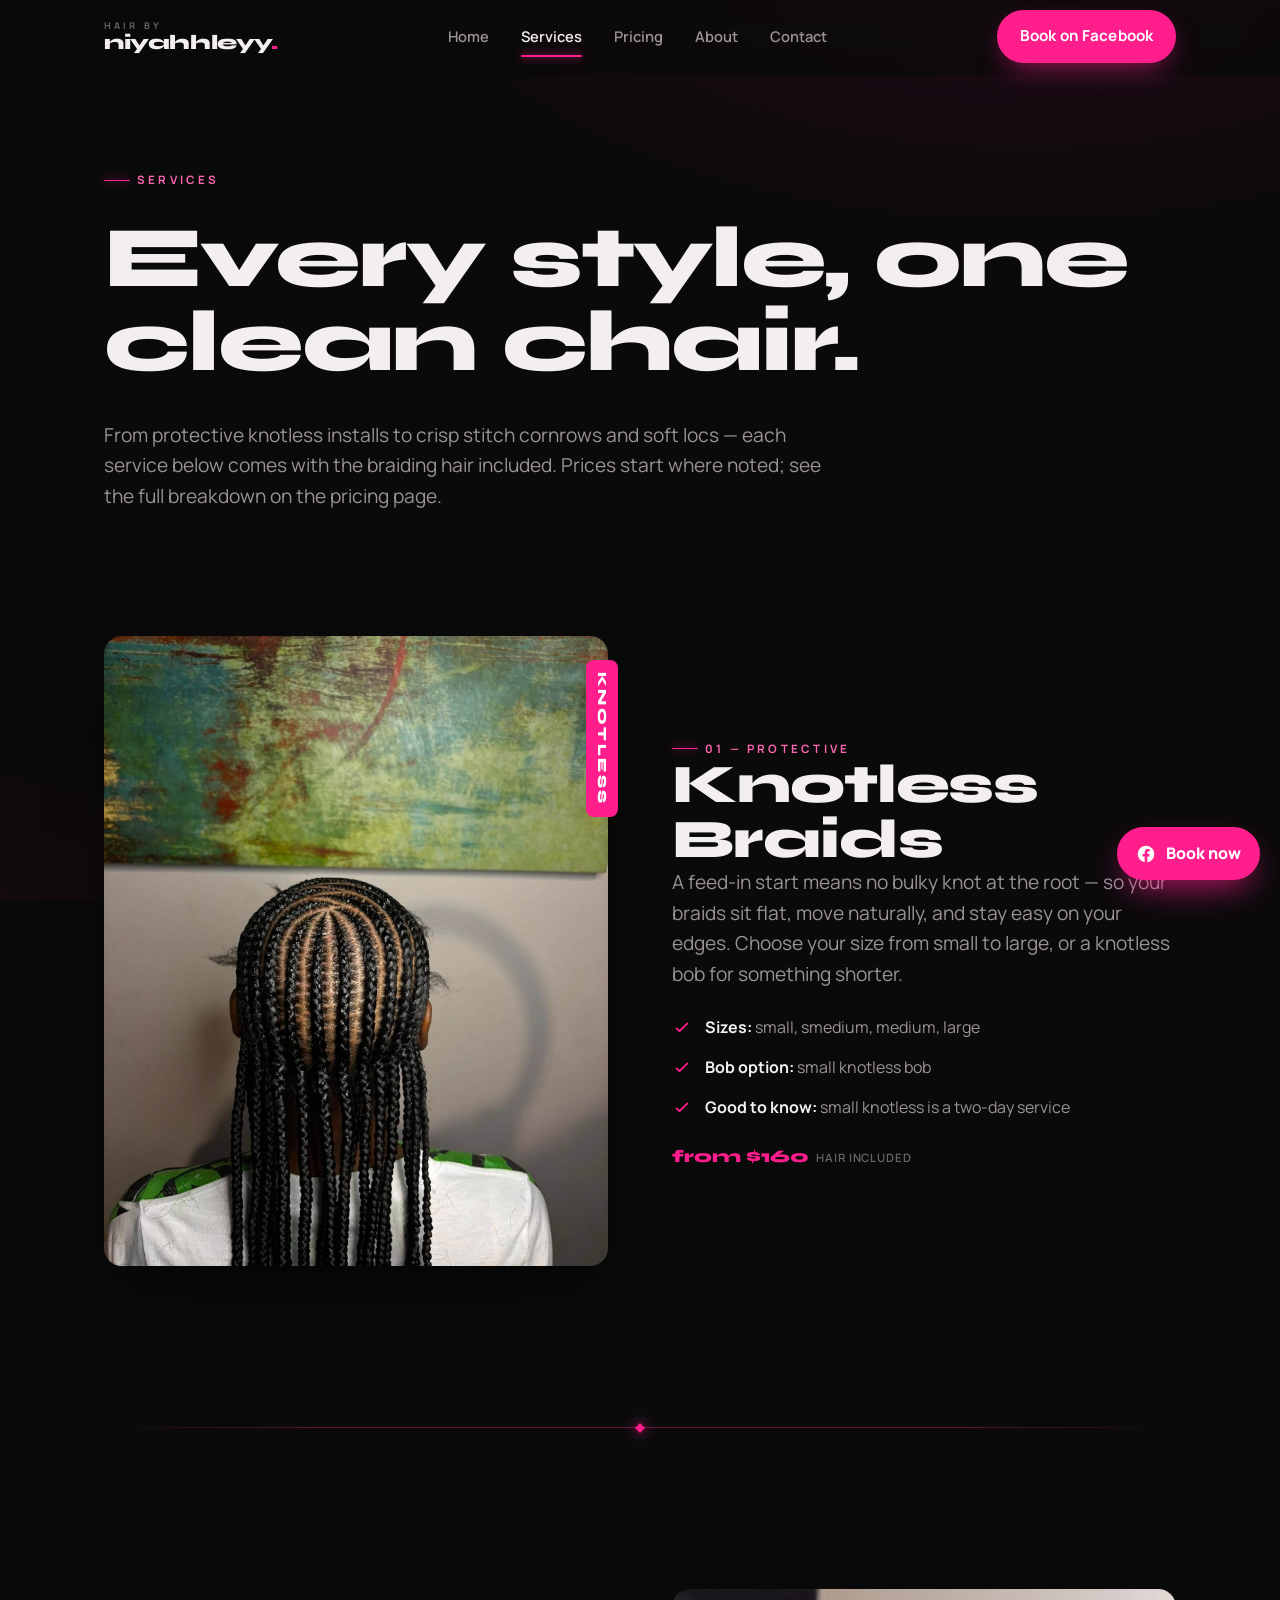
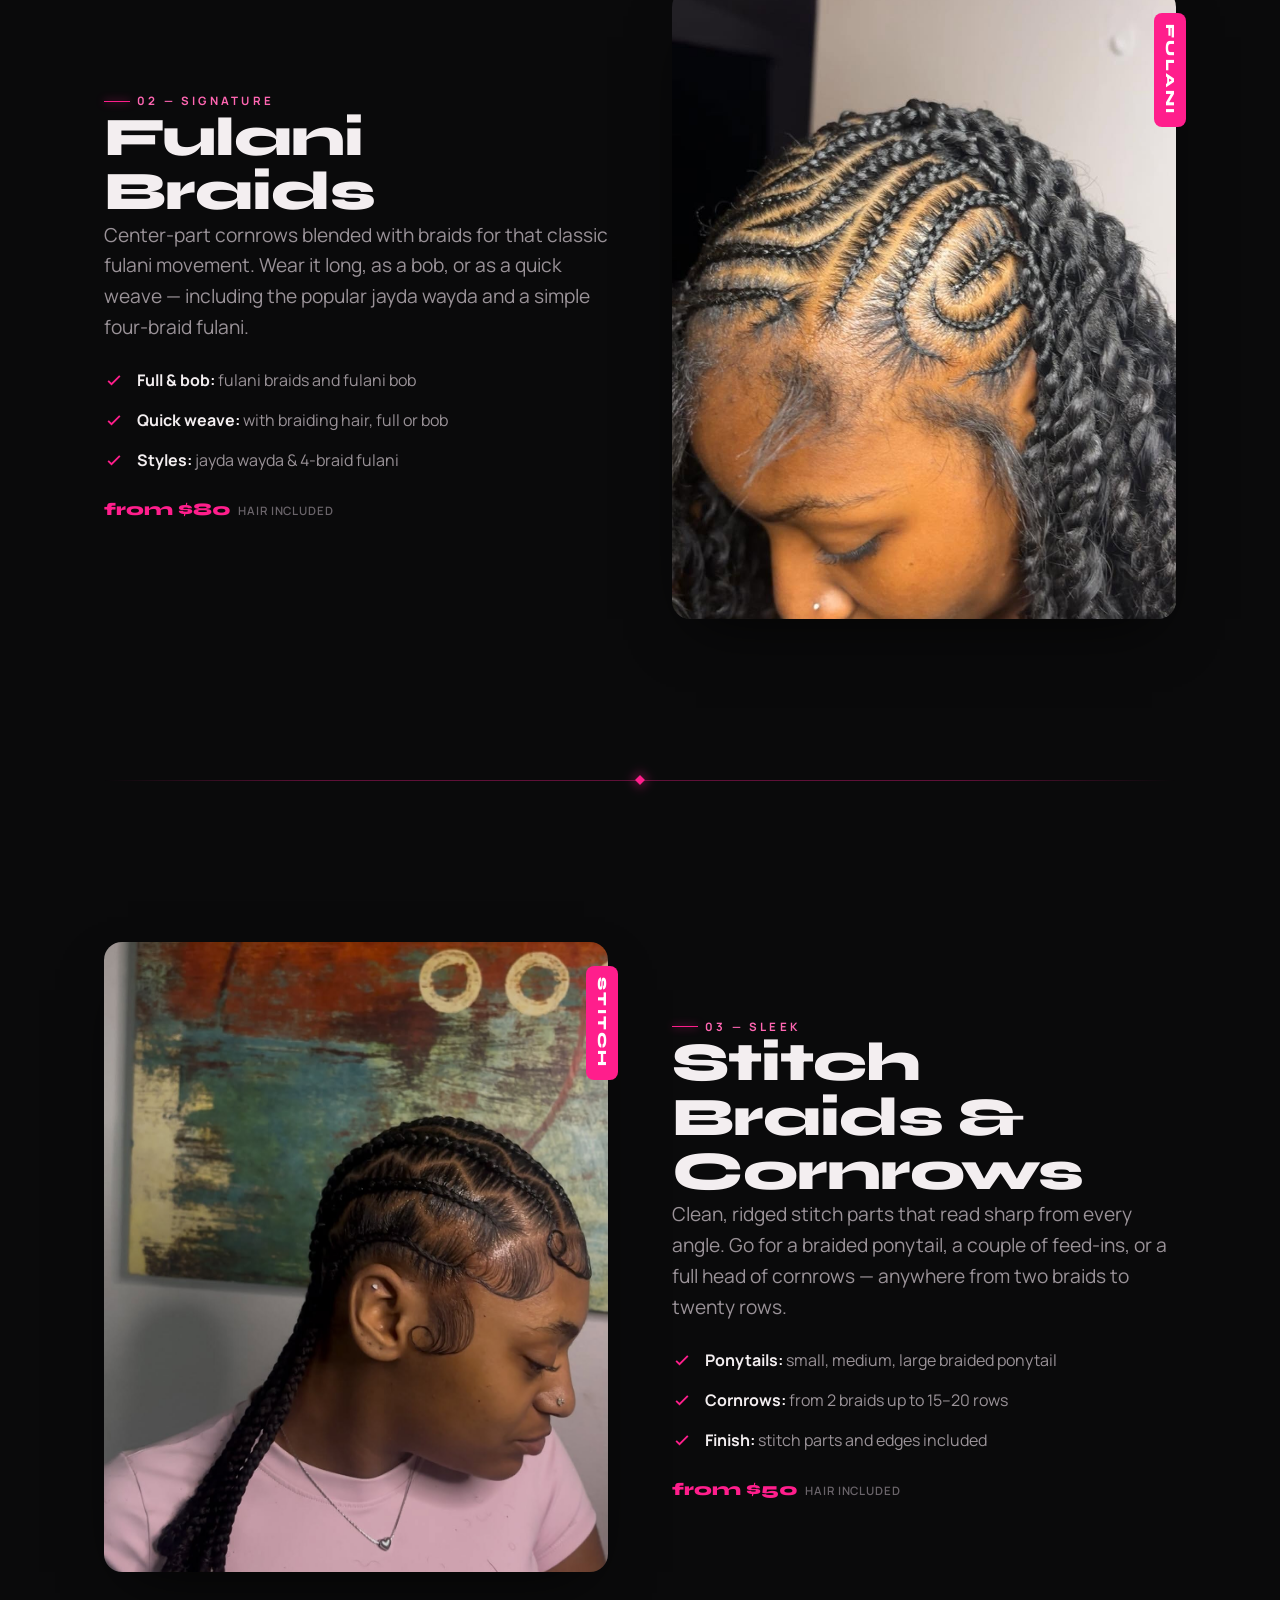
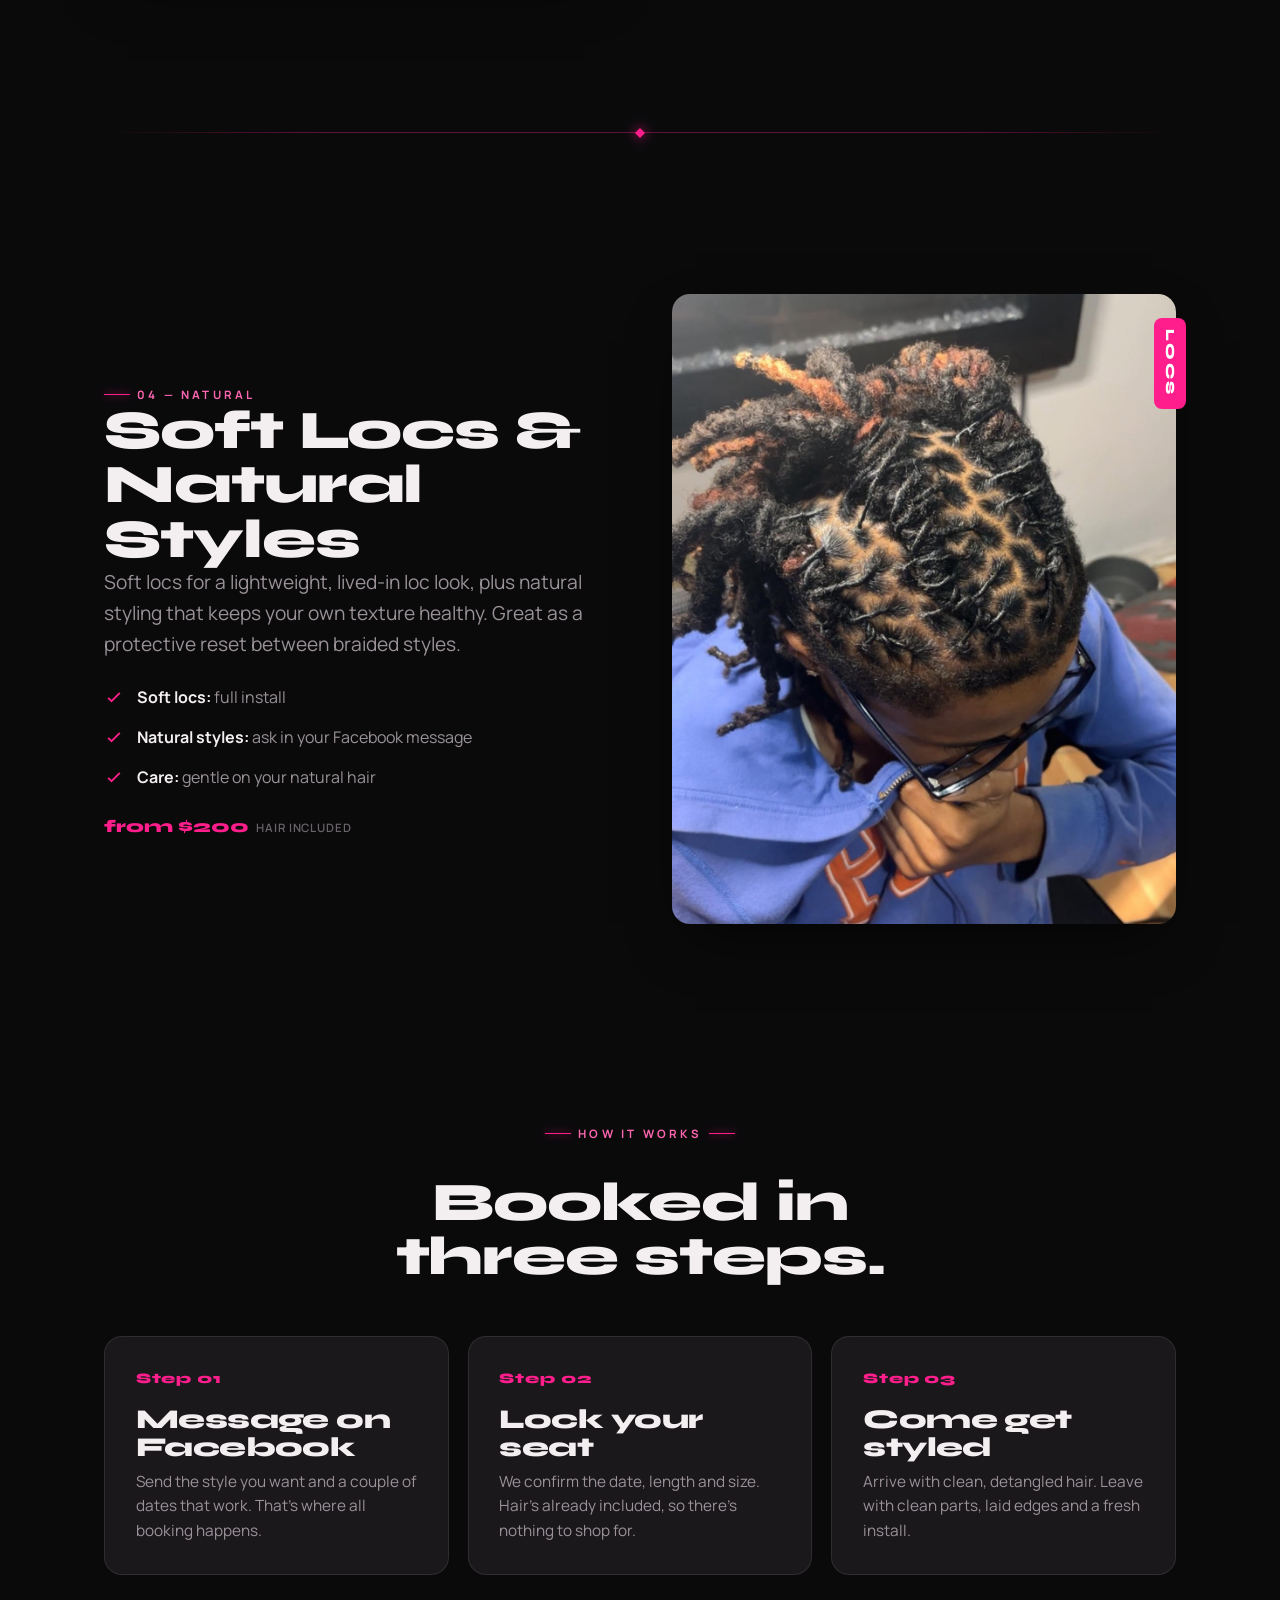
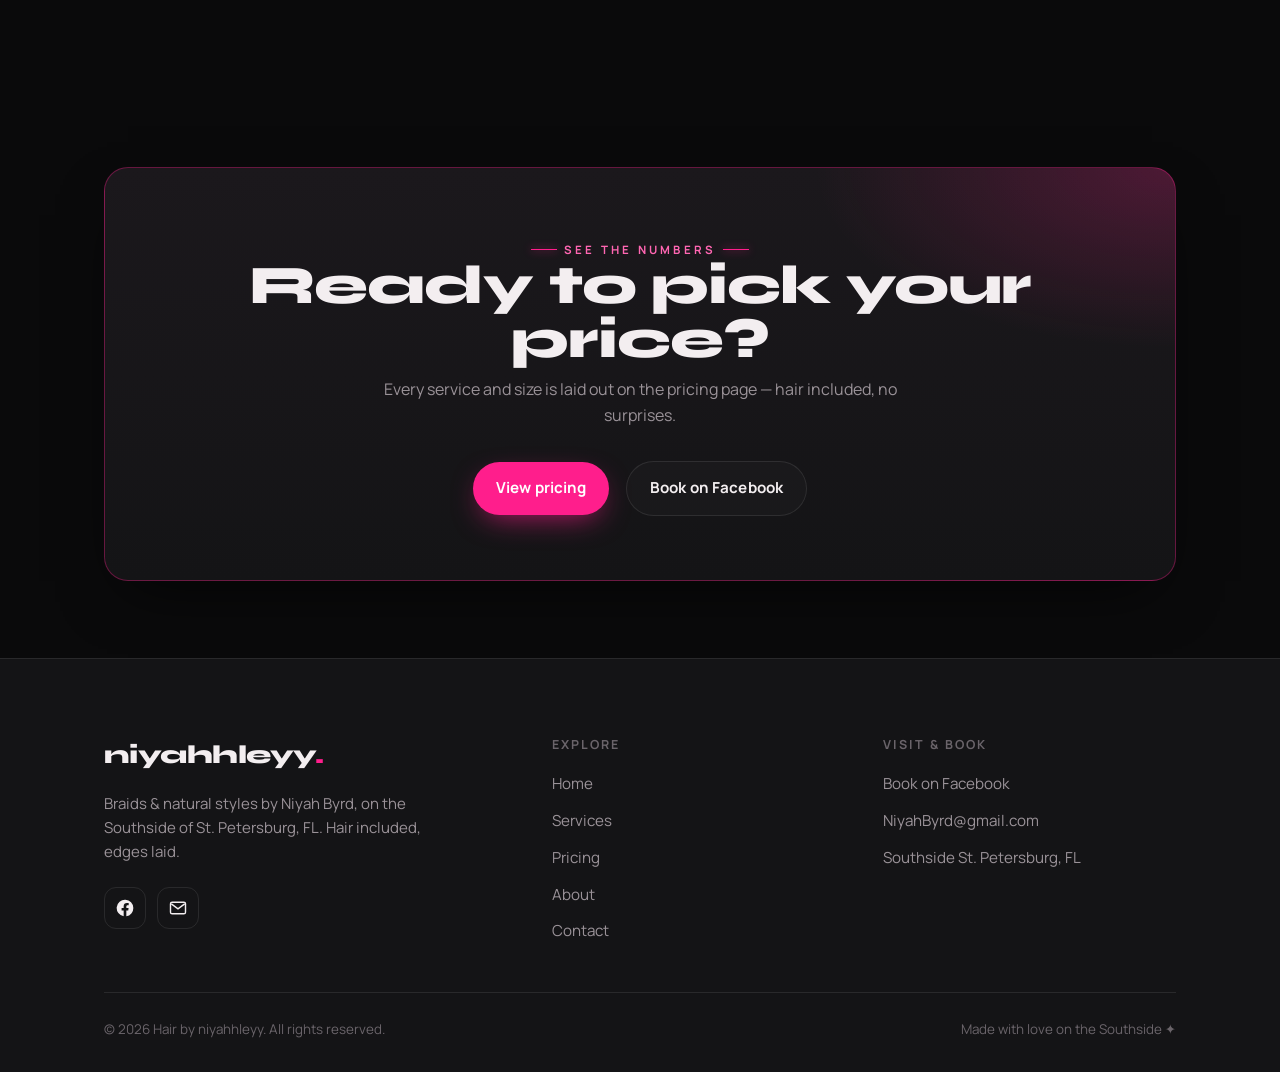
<file: services.html>
<!DOCTYPE html>
<html lang="en">
<head>
  <meta charset="UTF-8" />
  <meta name="viewport" content="width=device-width, initial-scale=1.0" />
  <title>Services — Knotless, Fulani, Stitch Braids &amp; Locs | Hair by niyahhleyy</title>
  <meta name="description" content="Braiding services by Hair by niyahhleyy in St. Petersburg, FL: knotless braids, fulani braids, stitch braids, cornrows, soft locs and natural styles. Hair included in every service." />
  <meta name="keywords" content="knotless braids, fulani braids, stitch braids, cornrows, soft locs, boho braids, St Petersburg braider" />
  <meta property="og:title" content="Services — Hair by niyahhleyy" />
  <meta property="og:description" content="Knotless, fulani, stitch braids, cornrows and locs. Hair included." />
  <meta property="og:image" content="images/portfolio-05.jpg" />
  <link rel="preconnect" href="https://fonts.googleapis.com" />
  <link rel="preconnect" href="https://fonts.gstatic.com" crossorigin />
  <link href="https://fonts.googleapis.com/css2?family=Syne:wght@600;700;800&family=Manrope:wght@400;500;600;700;800&display=swap" rel="stylesheet" />
  <link rel="stylesheet" href="css/style.css" />
</head>
<body>
  <div class="loader" aria-hidden="true"><div class="loader__mark"><span class="brand__name">niyahhleyy<span class="dot">.</span></span><div class="loader__bar"><i></i></div></div></div>

  <header class="nav">
    <div class="wrap nav__inner">
      <a class="brand" href="index.html" aria-label="Hair by niyahhleyy — home">
        <span class="brand__kicker">Hair by</span>
        <span class="brand__name">niyahhleyy<span class="dot">.</span></span>
      </a>
      <nav class="nav__links" aria-label="Primary">
        <a href="index.html">Home</a>
        <a href="services.html" class="active">Services</a>
        <a href="pricing.html">Pricing</a>
        <a href="about.html">About</a>
        <a href="contact.html">Contact</a>
      </nav>
      <div class="nav__cta">
        <a class="btn btn--primary btn--desktop" href="https://www.facebook.com/niyah.byrd.2025" target="_blank" rel="noopener">Book on Facebook</a>
        <button class="nav__burger" aria-label="Menu" aria-expanded="false"><span></span></button>
      </div>
    </div>
  </header>

  <!-- page head -->
  <section class="pagehead wrap">
    <div class="reveal">
      <span class="eyebrow">Services</span>
      <h1 class="display">Every style, one clean chair.</h1>
      <p class="lead">From protective knotless installs to crisp stitch cornrows and soft locs — each service below comes with the braiding hair included. Prices start where noted; see the full breakdown on the pricing page.</p>
    </div>
  </section>

  <!-- service 1: Knotless -->
  <section class="section section--tight wrap">
    <div class="split">
      <div class="split__media split__media--tag reveal" data-tag="Knotless">
        <img src="images/portfolio-05.jpg" alt="Long honey-blonde knotless box braids flowing down the back" />
      </div>
      <div class="reveal" data-d="1">
        <span class="eyebrow">01 — Protective</span>
        <h2 class="h2">Knotless Braids</h2>
        <p class="lead">A feed-in start means no bulky knot at the root — so your braids sit flat, move naturally, and stay easy on your edges. Choose your size from small to large, or a knotless bob for something shorter.</p>
        <ul class="checklist">
          <li><svg viewBox="0 0 24 24" fill="none" stroke="currentColor" stroke-width="2.2"><path d="m5 13 4 4L19 7"/></svg><span><b>Sizes:</b> small, smedium, medium, large</span></li>
          <li><svg viewBox="0 0 24 24" fill="none" stroke="currentColor" stroke-width="2.2"><path d="m5 13 4 4L19 7"/></svg><span><b>Bob option:</b> small knotless bob</span></li>
          <li><svg viewBox="0 0 24 24" fill="none" stroke="currentColor" stroke-width="2.2"><path d="m5 13 4 4L19 7"/></svg><span><b>Good to know:</b> small knotless is a two-day service</span></li>
        </ul>
        <p class="svc__price" style="margin-top:1.4rem;">from $160 <small>hair included</small></p>
      </div>
    </div>
  </section>

  <div class="wrap"><div class="partline"></div></div>

  <!-- service 2: Fulani -->
  <section class="section section--tight wrap">
    <div class="split split--flip">
      <div class="split__media split__media--tag reveal" data-tag="Fulani">
        <img src="images/portfolio-14.jpg" alt="Fulani-style feed-in braids with sculpted edges and center part" />
      </div>
      <div class="reveal" data-d="1">
        <span class="eyebrow">02 — Signature</span>
        <h2 class="h2">Fulani Braids</h2>
        <p class="lead">Center-part cornrows blended with braids for that classic fulani movement. Wear it long, as a bob, or as a quick weave — including the popular jayda wayda and a simple four-braid fulani.</p>
        <ul class="checklist">
          <li><svg viewBox="0 0 24 24" fill="none" stroke="currentColor" stroke-width="2.2"><path d="m5 13 4 4L19 7"/></svg><span><b>Full &amp; bob:</b> fulani braids and fulani bob</span></li>
          <li><svg viewBox="0 0 24 24" fill="none" stroke="currentColor" stroke-width="2.2"><path d="m5 13 4 4L19 7"/></svg><span><b>Quick weave:</b> with braiding hair, full or bob</span></li>
          <li><svg viewBox="0 0 24 24" fill="none" stroke="currentColor" stroke-width="2.2"><path d="m5 13 4 4L19 7"/></svg><span><b>Styles:</b> jayda wayda &amp; 4-braid fulani</span></li>
        </ul>
        <p class="svc__price" style="margin-top:1.4rem;">from $80 <small>hair included</small></p>
      </div>
    </div>
  </section>

  <div class="wrap"><div class="partline"></div></div>

  <!-- service 3: Stitch & cornrows -->
  <section class="section section--tight wrap">
    <div class="split">
      <div class="split__media split__media--tag reveal" data-tag="Stitch">
        <img src="images/portfolio-06.jpg" alt="Crisp feed-in stitch cornrows with laid baby hairs" />
      </div>
      <div class="reveal" data-d="1">
        <span class="eyebrow">03 — Sleek</span>
        <h2 class="h2">Stitch Braids &amp; Cornrows</h2>
        <p class="lead">Clean, ridged stitch parts that read sharp from every angle. Go for a braided ponytail, a couple of feed-ins, or a full head of cornrows — anywhere from two braids to twenty rows.</p>
        <ul class="checklist">
          <li><svg viewBox="0 0 24 24" fill="none" stroke="currentColor" stroke-width="2.2"><path d="m5 13 4 4L19 7"/></svg><span><b>Ponytails:</b> small, medium, large braided ponytail</span></li>
          <li><svg viewBox="0 0 24 24" fill="none" stroke="currentColor" stroke-width="2.2"><path d="m5 13 4 4L19 7"/></svg><span><b>Cornrows:</b> from 2 braids up to 15–20 rows</span></li>
          <li><svg viewBox="0 0 24 24" fill="none" stroke="currentColor" stroke-width="2.2"><path d="m5 13 4 4L19 7"/></svg><span><b>Finish:</b> stitch parts and edges included</span></li>
        </ul>
        <p class="svc__price" style="margin-top:1.4rem;">from $50 <small>hair included</small></p>
      </div>
    </div>
  </section>

  <div class="wrap"><div class="partline"></div></div>

  <!-- service 4: Locs & natural -->
  <section class="section section--tight wrap">
    <div class="split split--flip">
      <div class="split__media split__media--tag reveal" data-tag="Locs">
        <img src="images/portfolio-15.jpg" alt="Retwisted locs with copper tips styled into a barrel pattern" />
      </div>
      <div class="reveal" data-d="1">
        <span class="eyebrow">04 — Natural</span>
        <h2 class="h2">Soft Locs &amp; Natural Styles</h2>
        <p class="lead">Soft locs for a lightweight, lived-in loc look, plus natural styling that keeps your own texture healthy. Great as a protective reset between braided styles.</p>
        <ul class="checklist">
          <li><svg viewBox="0 0 24 24" fill="none" stroke="currentColor" stroke-width="2.2"><path d="m5 13 4 4L19 7"/></svg><span><b>Soft locs:</b> full install</span></li>
          <li><svg viewBox="0 0 24 24" fill="none" stroke="currentColor" stroke-width="2.2"><path d="m5 13 4 4L19 7"/></svg><span><b>Natural styles:</b> ask in your Facebook message</span></li>
          <li><svg viewBox="0 0 24 24" fill="none" stroke="currentColor" stroke-width="2.2"><path d="m5 13 4 4L19 7"/></svg><span><b>Care:</b> gentle on your natural hair</span></li>
        </ul>
        <p class="svc__price" style="margin-top:1.4rem;">from $200 <small>hair included</small></p>
      </div>
    </div>
  </section>

  <!-- how it works -->
  <section class="section wrap">
    <div class="shead is-centered reveal">
      <span class="eyebrow is-centered">How it works</span>
      <h2 class="h2">Booked in three steps.</h2>
    </div>
    <div class="grid grid--3">
      <article class="card reveal">
        <span class="card__num">Step 01</span>
        <h3 class="h3">Message on Facebook</h3>
        <p>Send the style you want and a couple of dates that work. That's where all booking happens.</p>
      </article>
      <article class="card reveal" data-d="1">
        <span class="card__num">Step 02</span>
        <h3 class="h3">Lock your seat</h3>
        <p>We confirm the date, length and size. Hair's already included, so there's nothing to shop for.</p>
      </article>
      <article class="card reveal" data-d="2">
        <span class="card__num">Step 03</span>
        <h3 class="h3">Come get styled</h3>
        <p>Arrive with clean, detangled hair. Leave with clean parts, laid edges and a fresh install.</p>
      </article>
    </div>
  </section>

  <!-- CTA -->
  <section class="cta-band section--tight wrap">
    <div class="cta-band__inner reveal">
      <span class="eyebrow is-centered">See the numbers</span>
      <h2 class="h2">Ready to pick your price?</h2>
      <p>Every service and size is laid out on the pricing page — hair included, no surprises.</p>
      <a class="btn btn--primary" href="pricing.html">View pricing</a>
      <a class="btn btn--ghost" href="https://www.facebook.com/niyah.byrd.2025" target="_blank" rel="noopener">Book on Facebook</a>
    </div>
  </section>

  <!-- FOOTER -->
  <footer class="footer">
    <div class="wrap">
      <div class="footer__grid">
        <div class="footer__brand">
          <span class="brand__name">niyahhleyy<span class="dot">.</span></span>
          <p>Braids &amp; natural styles by Niyah Byrd, on the Southside of St. Petersburg, FL. Hair included, edges laid.</p>
          <div class="socials">
            <a href="https://www.facebook.com/niyah.byrd.2025" target="_blank" rel="noopener" aria-label="Facebook"><svg viewBox="0 0 24 24" fill="currentColor"><path d="M22 12a10 10 0 1 0-11.6 9.9v-7H7.9V12h2.5V9.8c0-2.5 1.5-3.9 3.8-3.9 1.1 0 2.2.2 2.2.2v2.5h-1.2c-1.2 0-1.6.8-1.6 1.6V12h2.7l-.4 2.9h-2.3v7A10 10 0 0 0 22 12z"/></svg></a>
            <a href="mailto:NiyahByrd@gmail.com" aria-label="Email"><svg viewBox="0 0 24 24" fill="none" stroke="currentColor" stroke-width="1.7"><rect x="3" y="5" width="18" height="14" rx="2"/><path d="m4 7 8 6 8-6"/></svg></a>
          </div>
        </div>
        <div>
          <h5>Explore</h5>
          <ul><li><a href="index.html">Home</a></li><li><a href="services.html">Services</a></li><li><a href="pricing.html">Pricing</a></li><li><a href="about.html">About</a></li><li><a href="contact.html">Contact</a></li></ul>
        </div>
        <div>
          <h5>Visit &amp; book</h5>
          <ul><li><a href="https://www.facebook.com/niyah.byrd.2025" target="_blank" rel="noopener">Book on Facebook</a></li><li><a href="mailto:NiyahByrd@gmail.com">NiyahByrd@gmail.com</a></li><li><a href="https://maps.google.com/?q=St.+Petersburg,+FL" target="_blank" rel="noopener">Southside St. Petersburg, FL</a></li></ul>
        </div>
      </div>
      <div class="footer__base">
        <span>© <span id="year">2026</span> Hair by niyahhleyy. All rights reserved.</span>
        <span>Made with love on the Southside ✦</span>
      </div>
    </div>
  </footer>

  <a class="fab" href="https://www.facebook.com/niyah.byrd.2025" target="_blank" rel="noopener">
    <svg viewBox="0 0 24 24" fill="currentColor"><path d="M22 12a10 10 0 1 0-11.6 9.9v-7H7.9V12h2.5V9.8c0-2.5 1.5-3.9 3.8-3.9 1.1 0 2.2.2 2.2.2v2.5h-1.2c-1.2 0-1.6.8-1.6 1.6V12h2.7l-.4 2.9h-2.3v7A10 10 0 0 0 22 12z"/></svg>
    <span>Book now</span>
  </a>
  <button class="totop" aria-label="Back to top"><svg viewBox="0 0 24 24" fill="none" stroke="currentColor" stroke-width="2"><path d="m6 15 6-6 6 6"/></svg></button>

  <script src="js/script.js"></script>
</body>
</html>
</file>
<file: css/style.css>
/* ============================================================
   Hair by niyahhleyy — shared stylesheet
   Design system: near-black canvas, single neon-pink accent,
   "part-line" hairline motif echoing the clean parts in braids.
   Display: Syne  ·  Body: Manrope
   ============================================================ */

:root{
  /* palette */
  --ink:      #0A0A0B;   /* base canvas            */
  --jet:      #141416;   /* raised surface         */
  --panel:    #1B181C;   /* cards / panels         */
  --panel-2:  #221E24;   /* hover / nested         */
  --hot:      #FF1E8C;   /* signature neon pink    */
  --hot-2:    #FF66B2;   /* lighter pink for glow  */
  --hot-deep: #C50E68;   /* pressed pink           */
  --bone:     #F3EEF0;   /* primary text           */
  --muted:    #9A9298;   /* secondary text         */
  --faint:    #6A646A;   /* tertiary / captions    */
  --line:     rgba(255,255,255,.09);
  --line-hot: rgba(255,30,140,.35);

  /* type */
  --display: "Syne", system-ui, sans-serif;
  --body:    "Manrope", system-ui, sans-serif;

  /* rhythm */
  --pad: clamp(20px, 5vw, 64px);
  --maxw: 1200px;
  --radius: 18px;

  --shadow: 0 24px 60px -24px rgba(0,0,0,.8);
  --glow:  0 0 0 1px var(--line-hot), 0 0 34px -6px rgba(255,30,140,.55);
}

/* ------------------------------------------------ reset */
*{ box-sizing:border-box; margin:0; padding:0; }
html{ scroll-behavior:smooth; -webkit-text-size-adjust:100%; }
@media (prefers-reduced-motion: reduce){
  html{ scroll-behavior:auto; }
  *{ animation-duration:.001ms !important; transition-duration:.001ms !important; }
}
body{
  font-family:var(--body);
  background:var(--ink);
  color:var(--bone);
  line-height:1.6;
  -webkit-font-smoothing:antialiased;
  overflow-x:hidden;
}
img,video{ display:block; max-width:100%; }
a{ color:inherit; text-decoration:none; }
button{ font:inherit; cursor:pointer; border:none; background:none; color:inherit; }
::selection{ background:var(--hot); color:#fff; }

/* subtle grain / vignette on the whole page */
body::before{
  content:""; position:fixed; inset:0; pointer-events:none; z-index:0;
  background:
    radial-gradient(1200px 600px at 80% -10%, rgba(255,30,140,.10), transparent 60%),
    radial-gradient(900px 500px at -10% 110%, rgba(255,30,140,.06), transparent 60%);
}

/* ------------------------------------------------ layout helpers */
.wrap{ width:100%; max-width:var(--maxw); margin-inline:auto; padding-inline:var(--pad); }
.section{ position:relative; z-index:1; padding-block:clamp(64px,9vw,128px); }
.section--tight{ padding-block:clamp(48px,6vw,84px); }
.center{ text-align:center; }

/* eyebrow label */
.eyebrow{
  font-family:var(--body);
  font-weight:700;
  font-size:.72rem;
  letter-spacing:.28em;
  text-transform:uppercase;
  color:var(--hot-2);
  display:inline-flex; align-items:center; gap:.6em;
}
.eyebrow::before{
  content:""; width:26px; height:1px; background:var(--hot);
  box-shadow:0 0 8px var(--hot);
}
.eyebrow.is-centered{ justify-content:center; }
.eyebrow.is-centered::after{
  content:""; width:26px; height:1px; background:var(--hot); box-shadow:0 0 8px var(--hot);
}

/* headings */
h1,h2,h3,h4{ font-family:var(--display); font-weight:800; line-height:1.02; letter-spacing:-.02em; }
.display{
  font-size:clamp(2.6rem, 7vw, 5.4rem);
  line-height:.98;
}
.h2{
  font-size:clamp(2rem, 4.4vw, 3.4rem);
  line-height:1;
}
.h3{ font-size:clamp(1.3rem,2.2vw,1.7rem); }
.lead{
  font-size:clamp(1.02rem,1.5vw,1.2rem);
  color:var(--muted);
  max-width:56ch;
}
.pink{ color:var(--hot); }
.ital{ font-style:italic; }

/* the signature "part-line": a glowing hairline with a node,
   echoing a clean part in a braided scalp */
.partline{
  position:relative; height:1px; width:100%;
  background:linear-gradient(90deg, transparent, var(--line-hot) 20%, var(--line-hot) 80%, transparent);
  margin-block:clamp(48px,7vw,84px);
}
.partline::after{
  content:""; position:absolute; top:50%; left:50%;
  width:7px; height:7px; transform:translate(-50%,-50%) rotate(45deg);
  background:var(--hot); box-shadow:0 0 12px var(--hot);
}

/* ------------------------------------------------ buttons */
.btn{
  display:inline-flex; align-items:center; gap:.6em;
  padding:.95em 1.5em; border-radius:999px;
  font-weight:700; font-size:.95rem; letter-spacing:.01em;
  transition:transform .25s ease, box-shadow .25s ease, background .25s ease, color .25s ease;
  will-change:transform;
}
.btn svg{ width:1.05em; height:1.05em; }
.btn--primary{
  background:var(--hot); color:#fff;
  box-shadow:0 10px 30px -10px rgba(255,30,140,.75);
}
.btn--primary:hover{ background:var(--hot-2); transform:translateY(-3px); box-shadow:0 16px 40px -12px rgba(255,30,140,.9); }
.btn--primary:active{ background:var(--hot-deep); transform:translateY(-1px); }
.btn--ghost{
  border:1px solid var(--line); color:var(--bone); background:rgba(255,255,255,.02);
}
.btn--ghost:hover{ border-color:var(--hot); color:#fff; transform:translateY(-3px); box-shadow:var(--glow); }
.btn--block{ width:100%; justify-content:center; }
:focus-visible{ outline:2px solid var(--hot-2); outline-offset:3px; border-radius:6px; }

/* ============================================================
   NAV
   ============================================================ */
.nav{
  position:sticky; top:0; z-index:50;
  backdrop-filter:blur(14px);
  background:rgba(10,10,11,.72);
  border-bottom:1px solid transparent;
  transition:border-color .3s ease, background .3s ease;
}
.nav.is-stuck{ border-bottom-color:var(--line); background:rgba(10,10,11,.9); }
.nav__inner{
  display:flex; align-items:center; justify-content:space-between;
  gap:1.5rem; height:74px;
}
.brand{ display:flex; flex-direction:column; line-height:1; }
.brand__kicker{
  font-size:.58rem; letter-spacing:.34em; text-transform:uppercase;
  color:var(--faint); font-weight:700; margin-bottom:.35em;
}
.brand__name{
  font-family:var(--display); font-weight:800; font-size:1.28rem; letter-spacing:-.02em;
}
.brand__name .dot{ color:var(--hot); }

.nav__links{ display:flex; align-items:center; gap:2rem; }
.nav__links a{
  font-size:.92rem; font-weight:600; color:var(--muted);
  position:relative; padding-block:.4em; transition:color .2s ease;
}
.nav__links a:hover{ color:var(--bone); }
.nav__links a.active{ color:var(--bone); }
.nav__links a.active::after,
.nav__links a:hover::after{
  content:""; position:absolute; left:0; right:0; bottom:-2px; height:2px;
  background:var(--hot); box-shadow:0 0 8px var(--hot); border-radius:2px;
}
.nav__cta{ display:flex; align-items:center; gap:.9rem; }
.nav__burger{
  display:none; width:44px; height:44px; border-radius:12px;
  border:1px solid var(--line); align-items:center; justify-content:center;
}
.nav__burger span{ position:relative; width:18px; height:2px; background:var(--bone); transition:.3s; }
.nav__burger span::before,.nav__burger span::after{
  content:""; position:absolute; left:0; width:18px; height:2px; background:var(--bone); transition:.3s;
}
.nav__burger span::before{ top:-6px; } .nav__burger span::after{ top:6px; }
.nav.is-open .nav__burger span{ background:transparent; }
.nav.is-open .nav__burger span::before{ top:0; transform:rotate(45deg); }
.nav.is-open .nav__burger span::after{ top:0; transform:rotate(-45deg); }

@media (max-width:900px){
  .nav__burger{ display:inline-flex; }
  .nav__links{
    position:fixed; inset:74px 0 auto 0;
    flex-direction:column; align-items:flex-start; gap:0;
    background:var(--jet); border-bottom:1px solid var(--line);
    padding:var(--pad); transform:translateY(-120%); transition:transform .4s cubic-bezier(.16,1,.3,1);
    height:auto;
  }
  .nav.is-open .nav__links{ transform:translateY(0); }
  .nav__links a{ width:100%; padding-block:1rem; border-bottom:1px solid var(--line); font-size:1.1rem; }
  .nav__cta .btn--desktop{ display:none; }
}

/* ============================================================
   HERO
   ============================================================ */
.hero{ position:relative; z-index:1; padding-top:clamp(36px,6vw,72px); padding-bottom:clamp(48px,7vw,96px); }
.hero__grid{
  display:grid; grid-template-columns:1.05fr .95fr; gap:clamp(28px,4vw,60px); align-items:center;
}
.hero__title{ margin:.35em 0 .5em; }
.hero__title .stroke{
  -webkit-text-stroke:1.3px var(--hot); color:transparent;
}
.hero__cta{ display:flex; flex-wrap:wrap; gap:.9rem; margin-top:2rem; }
.hero__meta{
  display:flex; flex-wrap:wrap; gap:1.4rem 2.2rem; margin-top:2.4rem;
  padding-top:1.6rem; border-top:1px solid var(--line);
}
.hero__meta div{ display:flex; flex-direction:column; }
.hero__meta b{ font-family:var(--display); font-size:1.5rem; font-weight:800; }
.hero__meta span{ font-size:.78rem; color:var(--faint); letter-spacing:.05em; text-transform:uppercase; }

.hero__media{ position:relative; }
.hero__media img{
  width:100%; aspect-ratio:4/5; object-fit:cover; border-radius:var(--radius);
  box-shadow:var(--shadow);
}
.hero__media::before{
  content:""; position:absolute; inset:-14px -14px auto auto; width:60%; height:60%;
  border:1px solid var(--line-hot); border-radius:var(--radius); z-index:-1;
}
.hero__badge{
  position:absolute; left:-14px; bottom:22px;
  background:var(--hot); color:#fff; font-weight:800; font-family:var(--display);
  padding:.7em 1.1em; border-radius:12px; font-size:.9rem; letter-spacing:.02em;
  box-shadow:0 14px 34px -12px rgba(255,30,140,.8); transform:rotate(-3deg);
}
@media (max-width:820px){
  .hero__grid{ grid-template-columns:1fr; }
  .hero__media{ order:-1; max-width:440px; }
}

/* running marquee */
.marquee{
  overflow:hidden; border-block:1px solid var(--line);
  background:var(--jet); padding-block:.9rem; position:relative; z-index:1;
}
.marquee__track{ display:flex; gap:3rem; width:max-content; animation:slide 26s linear infinite; }
.marquee__track span{
  font-family:var(--display); font-weight:800; font-size:1.05rem; letter-spacing:.04em;
  color:var(--muted); display:inline-flex; align-items:center; gap:3rem;
}
.marquee__track span::after{ content:"✦"; color:var(--hot); font-size:.8em; }
@keyframes slide{ to{ transform:translateX(-50%); } }
@media (prefers-reduced-motion: reduce){ .marquee__track{ animation:none; } }

/* ============================================================
   FEATURE / WHY CARDS
   ============================================================ */
.grid{ display:grid; gap:1.2rem; }
.grid--3{ grid-template-columns:repeat(3,1fr); }
.grid--4{ grid-template-columns:repeat(4,1fr); }
.grid--2{ grid-template-columns:repeat(2,1fr); }
@media (max-width:900px){ .grid--3,.grid--4{ grid-template-columns:1fr 1fr; } }
@media (max-width:600px){ .grid--3,.grid--4,.grid--2{ grid-template-columns:1fr; } }

.card{
  background:var(--panel); border:1px solid var(--line); border-radius:var(--radius);
  padding:clamp(1.4rem,2.4vw,2rem); transition:transform .3s ease, border-color .3s ease, background .3s ease;
}
.card:hover{ transform:translateY(-6px); border-color:var(--line-hot); background:var(--panel-2); }
.card__num{
  font-family:var(--display); font-weight:800; font-size:.9rem; color:var(--hot);
  letter-spacing:.06em; display:block; margin-bottom:1rem;
}
.card h3{ margin-bottom:.5rem; }
.card p{ color:var(--muted); font-size:.96rem; }

/* section header block */
.shead{ max-width:60ch; margin-bottom:clamp(2rem,4vw,3.2rem); }
.shead.is-centered{ margin-inline:auto; text-align:center; }
.shead h2{ margin:.6em 0 .5em; }

/* ============================================================
   SERVICES (image cards)
   ============================================================ */
.svc{ display:grid; grid-template-columns:repeat(2,1fr); gap:1.2rem; }
@media (max-width:760px){ .svc{ grid-template-columns:1fr; } }
.svc__card{
  position:relative; overflow:hidden; border-radius:var(--radius);
  border:1px solid var(--line); background:var(--panel); min-height:420px;
  display:flex; align-items:flex-end;
}
.svc__card img{
  position:absolute; inset:0; width:100%; height:100%; object-fit:cover;
  transition:transform .7s cubic-bezier(.16,1,.3,1); filter:brightness(.72);
}
.svc__card:hover img{ transform:scale(1.06); filter:brightness(.55); }
.svc__card::after{
  content:""; position:absolute; inset:0;
  background:linear-gradient(to top, rgba(10,10,11,.92) 8%, rgba(10,10,11,.15) 60%, transparent);
}
.svc__body{ position:relative; z-index:2; padding:clamp(1.4rem,2.4vw,2rem); width:100%; }
.svc__body .eyebrow{ margin-bottom:.6rem; }
.svc__body h3{ font-size:clamp(1.5rem,2.6vw,2rem); margin-bottom:.4rem; }
.svc__body p{ color:var(--muted); font-size:.95rem; max-width:44ch; margin-bottom:1rem; }
.svc__price{
  display:inline-flex; align-items:baseline; gap:.4em;
  font-family:var(--display); font-weight:800; color:var(--hot); font-size:1.1rem;
}
.svc__price small{ color:var(--faint); font-family:var(--body); font-weight:600; font-size:.72rem; text-transform:uppercase; letter-spacing:.08em; }

/* ============================================================
   PORTFOLIO GALLERY (masonry-ish)
   ============================================================ */
.gallery{ columns:4 200px; column-gap:1rem; }
.gallery figure{
  break-inside:avoid; margin:0 0 1rem; position:relative; overflow:hidden;
  border-radius:14px; border:1px solid var(--line); background:var(--jet);
}
.gallery img{ width:100%; transition:transform .6s cubic-bezier(.16,1,.3,1); }
.gallery figure:hover img{ transform:scale(1.05); }
.gallery figcaption{
  position:absolute; left:0; right:0; bottom:0; padding:1rem;
  font-size:.8rem; font-weight:600; letter-spacing:.02em;
  background:linear-gradient(to top, rgba(10,10,11,.9), transparent);
  opacity:0; transform:translateY(8px); transition:.3s;
}
.gallery figure:hover figcaption{ opacity:1; transform:translateY(0); }

/* ============================================================
   SPLIT (about / feature with image + text)
   ============================================================ */
.split{ display:grid; grid-template-columns:1fr 1fr; gap:clamp(28px,5vw,72px); align-items:center; }
.split--flip .split__media{ order:2; }
@media (max-width:820px){ .split{ grid-template-columns:1fr; } .split--flip .split__media{ order:0; } }
.split__media{ position:relative; }
.split__media img{ width:100%; border-radius:var(--radius); box-shadow:var(--shadow); aspect-ratio:4/5; object-fit:cover; }
.split__media--tag::after{
  content:attr(data-tag); position:absolute; right:-10px; top:24px;
  writing-mode:vertical-rl; background:var(--hot); color:#fff; font-family:var(--display);
  font-weight:800; font-size:.78rem; letter-spacing:.2em; text-transform:uppercase;
  padding:.9em .5em; border-radius:8px;
}
.checklist{ list-style:none; display:grid; gap:.9rem; margin-top:1.6rem; }
.checklist li{ display:flex; gap:.8rem; align-items:flex-start; color:var(--muted); }
.checklist svg{ flex:none; width:20px; height:20px; color:var(--hot); margin-top:2px; }
.checklist b{ color:var(--bone); font-weight:700; }

/* stat strip */
.stats{ display:grid; grid-template-columns:repeat(4,1fr); gap:1rem; }
@media (max-width:700px){ .stats{ grid-template-columns:1fr 1fr; } }
.stat{ padding:1.4rem; border:1px solid var(--line); border-radius:14px; background:var(--panel); }
.stat b{ font-family:var(--display); font-size:clamp(2rem,4vw,2.8rem); font-weight:800; display:block; color:var(--bone); }
.stat b .pink{ color:var(--hot); }
.stat span{ font-size:.8rem; color:var(--faint); text-transform:uppercase; letter-spacing:.1em; }

/* ============================================================
   PRICING
   ============================================================ */
.price-groups{ display:grid; gap:1.4rem; }
.pricecard{
  border:1px solid var(--line); border-radius:var(--radius); background:var(--panel);
  padding:clamp(1.5rem,3vw,2.2rem); position:relative; transition:border-color .3s ease;
}
.pricecard:hover{ border-color:var(--line-hot); }
.pricecard--feature{ border-color:var(--hot); box-shadow:var(--glow); }
.pricecard__tag{
  position:absolute; top:-13px; left:clamp(1.5rem,3vw,2.2rem);
  background:var(--hot); color:#fff; font-weight:800; font-family:var(--display);
  font-size:.72rem; letter-spacing:.1em; text-transform:uppercase; padding:.45em .9em; border-radius:999px;
}
.pricecard__head{ display:flex; align-items:baseline; justify-content:space-between; gap:1rem; flex-wrap:wrap; margin-bottom:.4rem; }
.pricecard__head h3{ font-size:clamp(1.4rem,2.6vw,1.9rem); }
.pricecard__note{ font-size:.8rem; color:var(--hot-2); font-weight:700; letter-spacing:.08em; text-transform:uppercase; }
.pricecard > p{ color:var(--muted); font-size:.94rem; margin-bottom:1.4rem; max-width:60ch; }
.rows{ list-style:none; display:grid; gap:.2rem; }
.rows li{
  display:flex; align-items:baseline; gap:1rem; padding:.85rem 0;
  border-top:1px dashed var(--line);
}
.rows li:first-child{ border-top:none; }
.rows .name{ font-weight:600; color:var(--bone); }
.rows .name small{ display:block; color:var(--faint); font-weight:500; font-size:.78rem; margin-top:.15rem; }
.rows .dots{ flex:1; border-bottom:1px dotted rgba(255,255,255,.14); transform:translateY(-3px); }
.rows .amt{ font-family:var(--display); font-weight:800; color:var(--hot); font-size:1.05rem; white-space:nowrap; }
.pricecard .btn{ margin-top:1.6rem; }

/* included banner */
.included{
  display:flex; flex-wrap:wrap; align-items:center; gap:1rem; justify-content:space-between;
  padding:1.2rem 1.5rem; border-radius:14px;
  background:linear-gradient(90deg, rgba(255,30,140,.14), rgba(255,30,140,.03));
  border:1px solid var(--line-hot); margin-bottom:2rem;
}
.included p{ font-weight:600; }
.included .badge{ font-family:var(--display); font-weight:800; color:var(--hot); }

/* ============================================================
   TESTIMONIALS
   ============================================================ */
.quotes{ display:grid; grid-template-columns:repeat(3,1fr); gap:1.2rem; }
@media (max-width:900px){ .quotes{ grid-template-columns:1fr; } }
.quote{ background:var(--panel); border:1px solid var(--line); border-radius:var(--radius); padding:1.8rem; }
.quote .stars{ color:var(--hot); letter-spacing:.15em; margin-bottom:1rem; font-size:.9rem; }
.quote p{ font-size:1.02rem; color:var(--bone); margin-bottom:1.2rem; }
.quote cite{ font-style:normal; color:var(--faint); font-size:.86rem; font-weight:600; }
.quote cite b{ color:var(--bone); display:block; font-weight:700; font-family:var(--display); }

/* ============================================================
   FAQ accordion
   ============================================================ */
.faq{ display:grid; gap:.8rem; max-width:820px; }
.faq__item{ border:1px solid var(--line); border-radius:14px; background:var(--panel); overflow:hidden; }
.faq__q{
  width:100%; text-align:left; display:flex; align-items:center; justify-content:space-between; gap:1rem;
  padding:1.2rem 1.4rem; font-weight:700; font-size:1.02rem; font-family:var(--display);
}
.faq__q .ic{ flex:none; width:26px; height:26px; border-radius:50%; border:1px solid var(--line-hot);
  display:grid; place-items:center; color:var(--hot); transition:transform .3s ease; position:relative; }
.faq__q .ic::before,.faq__q .ic::after{ content:""; position:absolute; background:var(--hot); border-radius:2px; }
.faq__q .ic::before{ width:11px; height:2px; } .faq__q .ic::after{ width:2px; height:11px; transition:transform .3s ease; }
.faq__item.open .ic::after{ transform:scaleY(0); }
.faq__a{ max-height:0; overflow:hidden; transition:max-height .35s ease; }
.faq__a p{ padding:0 1.4rem 1.3rem; color:var(--muted); }

/* ============================================================
   CTA band
   ============================================================ */
.cta-band{ position:relative; z-index:1; }
.cta-band__inner{
  border-radius:calc(var(--radius) + 6px); padding:clamp(2.4rem,5vw,4.2rem);
  background:
    radial-gradient(600px 300px at 100% 0%, rgba(255,30,140,.22), transparent 60%),
    linear-gradient(180deg, var(--panel), var(--jet));
  border:1px solid var(--line-hot); text-align:center; box-shadow:var(--shadow);
}
.cta-band h2{ margin-bottom:.6rem; }
.cta-band p{ color:var(--muted); max-width:52ch; margin:0 auto 2rem; }
.cta-band .btn{ margin-inline:.4rem; }

/* ============================================================
   CONTACT
   ============================================================ */
.contact{ display:grid; grid-template-columns:1fr 1fr; gap:clamp(28px,4vw,56px); align-items:start; }
@media (max-width:860px){ .contact{ grid-template-columns:1fr; } }
.field{ display:flex; flex-direction:column; gap:.5rem; margin-bottom:1.2rem; }
.field label{ font-size:.82rem; font-weight:700; letter-spacing:.06em; text-transform:uppercase; color:var(--muted); }
.field input,.field textarea{
  background:var(--jet); border:1px solid var(--line); border-radius:12px; color:var(--bone);
  padding:.95rem 1.1rem; font:inherit; transition:border-color .2s ease, box-shadow .2s ease;
}
.field input:focus,.field textarea:focus{ outline:none; border-color:var(--hot); box-shadow:var(--glow); }
.field textarea{ resize:vertical; min-height:140px; }
.form-note{ font-size:.82rem; color:var(--faint); margin-top:.4rem; }

.info-card{ background:var(--panel); border:1px solid var(--line); border-radius:var(--radius); padding:clamp(1.6rem,3vw,2.2rem); }
.info-row{ display:flex; gap:1rem; padding:1.1rem 0; border-top:1px solid var(--line); }
.info-row:first-of-type{ border-top:none; }
.info-row svg{ flex:none; width:22px; height:22px; color:var(--hot); margin-top:3px; }
.info-row h4{ font-family:var(--body); font-weight:700; font-size:.98rem; margin-bottom:.15rem; }
.info-row a,.info-row p{ color:var(--muted); font-size:.94rem; word-break:break-word; }
.info-row a:hover{ color:var(--hot); }
.map{ margin-top:1.4rem; border-radius:14px; overflow:hidden; border:1px solid var(--line); line-height:0; }
.map iframe{ width:100%; height:260px; border:0; filter:grayscale(.4) invert(.9) hue-rotate(180deg) contrast(.9); }

/* ============================================================
   FOOTER
   ============================================================ */
.footer{ position:relative; z-index:1; border-top:1px solid var(--line); background:var(--jet); padding-block:clamp(48px,6vw,80px) 2rem; }
.footer__grid{ display:grid; grid-template-columns:1.4fr 1fr 1fr; gap:2.4rem; }
@media (max-width:760px){ .footer__grid{ grid-template-columns:1fr; gap:1.8rem; } }
.footer__brand .brand__name{ font-size:1.6rem; }
.footer__brand p{ color:var(--muted); margin-top:1rem; max-width:38ch; font-size:.94rem; }
.footer h5{ font-family:var(--body); font-size:.78rem; letter-spacing:.16em; text-transform:uppercase; color:var(--faint); margin-bottom:1rem; }
.footer ul{ list-style:none; display:grid; gap:.7rem; }
.footer ul a{ color:var(--muted); font-size:.95rem; }
.footer ul a:hover{ color:var(--hot); }
.socials{ display:flex; gap:.7rem; margin-top:1.4rem; }
.socials a{ width:42px; height:42px; border-radius:12px; border:1px solid var(--line); display:grid; place-items:center; transition:.25s; }
.socials a:hover{ border-color:var(--hot); color:var(--hot); transform:translateY(-3px); box-shadow:var(--glow); }
.socials svg{ width:20px; height:20px; }
.footer__base{ margin-top:3rem; padding-top:1.6rem; border-top:1px solid var(--line);
  display:flex; flex-wrap:wrap; gap:1rem; justify-content:space-between; color:var(--faint); font-size:.84rem; }

/* ============================================================
   Floating book button + back to top
   ============================================================ */
.fab{
  position:fixed; z-index:60; right:20px; bottom:20px;
  display:inline-flex; align-items:center; gap:.6em; padding:.85em 1.2em;
  background:var(--hot); color:#fff; border-radius:999px; font-weight:800;
  box-shadow:0 14px 34px -10px rgba(255,30,140,.8); transition:transform .25s ease, background .2s ease;
}
.fab:hover{ transform:translateY(-3px); background:var(--hot-2); }
.fab svg{ width:20px; height:20px; }
.totop{
  position:fixed; z-index:59; right:20px; bottom:84px;
  width:46px; height:46px; border-radius:50%; background:var(--panel); border:1px solid var(--line-hot);
  display:grid; place-items:center; color:var(--hot);
  opacity:0; pointer-events:none; transform:translateY(10px); transition:.3s;
}
.totop.show{ opacity:1; pointer-events:auto; transform:translateY(0); }
.totop:hover{ background:var(--panel-2); }
@media (max-width:520px){ .fab span{ display:none; } .fab{ padding:.9em; } }

/* ============================================================
   Scroll reveal + page loader
   ============================================================ */
.reveal{ opacity:0; transform:translateY(26px); transition:opacity .7s ease, transform .7s cubic-bezier(.16,1,.3,1); }
.reveal.in{ opacity:1; transform:none; }
.reveal[data-d="1"]{ transition-delay:.08s; }
.reveal[data-d="2"]{ transition-delay:.16s; }
.reveal[data-d="3"]{ transition-delay:.24s; }

.loader{
  position:fixed; inset:0; z-index:200; background:var(--ink);
  display:grid; place-items:center; transition:opacity .6s ease, visibility .6s;
}
.loader.done{ opacity:0; visibility:hidden; }
.loader__mark{ text-align:center; }
.loader__mark .brand__name{ font-size:2rem; opacity:0; animation:rise .7s .1s forwards; }
.loader__bar{ width:120px; height:2px; background:var(--line); margin:1rem auto 0; overflow:hidden; border-radius:2px; }
.loader__bar i{ display:block; height:100%; width:40%; background:var(--hot); box-shadow:0 0 10px var(--hot); animation:load 1.1s ease-in-out infinite; }
@keyframes rise{ from{opacity:0; transform:translateY(10px);} to{opacity:1; transform:none;} }
@keyframes load{ 0%{transform:translateX(-120%);} 100%{transform:translateX(320%);} }
@media (prefers-reduced-motion: reduce){ .loader{ display:none; } }

/* page intro title accent */
.pagehead{ padding-top:clamp(48px,7vw,88px); padding-bottom:clamp(28px,4vw,48px); }
.pagehead .display{ margin:.3em 0 .4em; }
.pagehead .lead{ max-width:60ch; }
</file>
